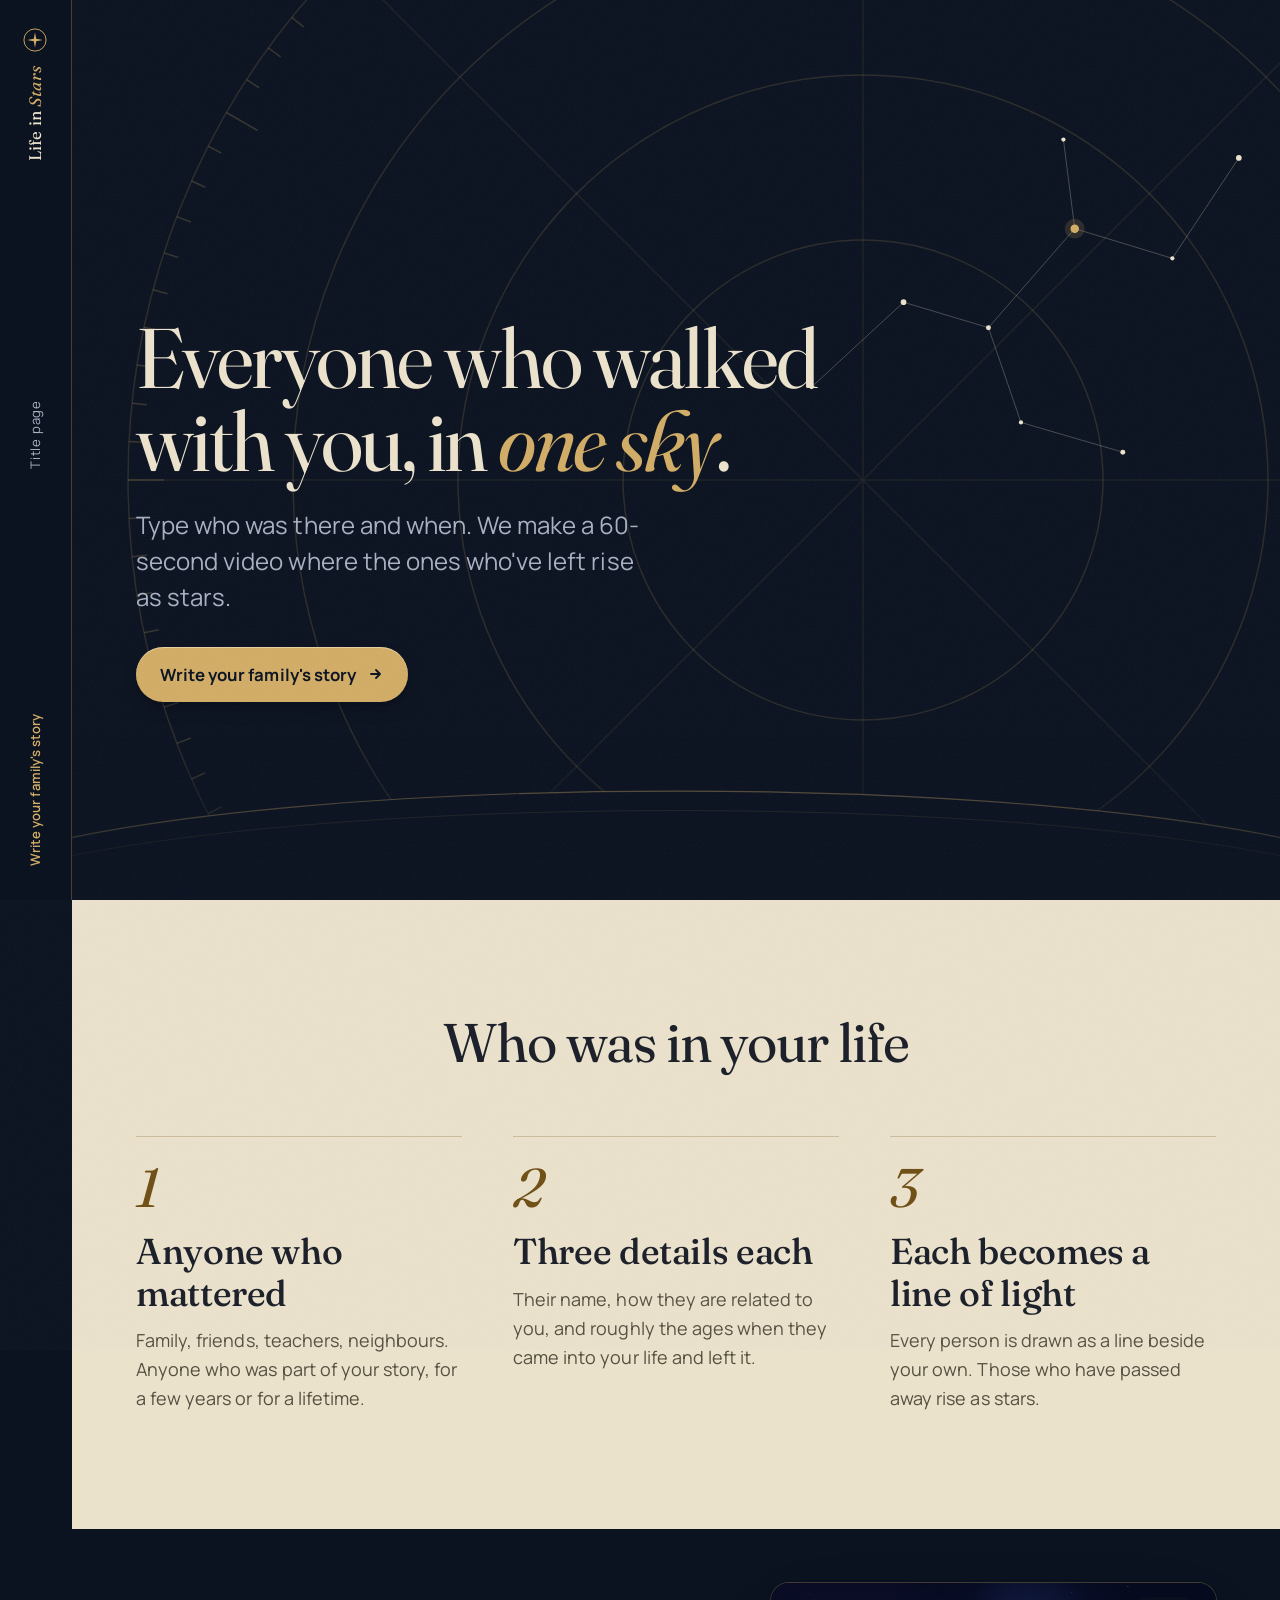
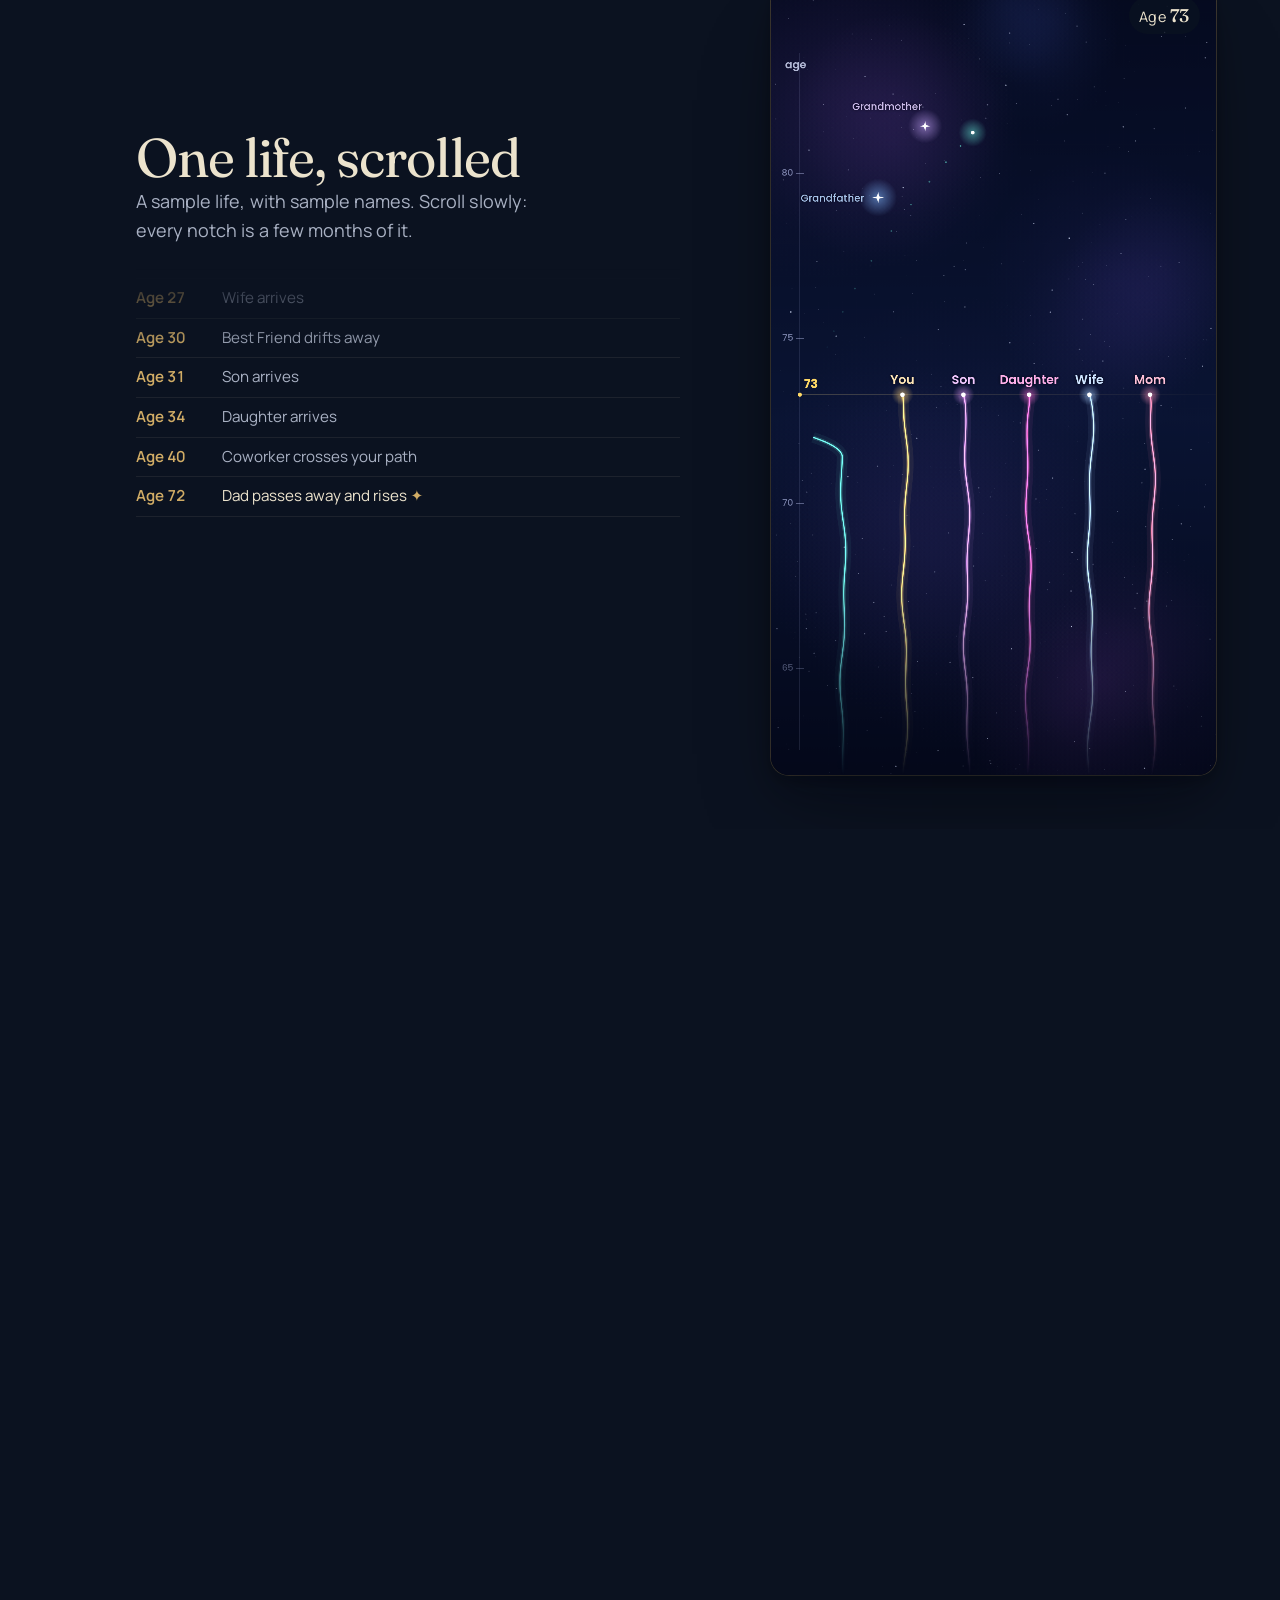
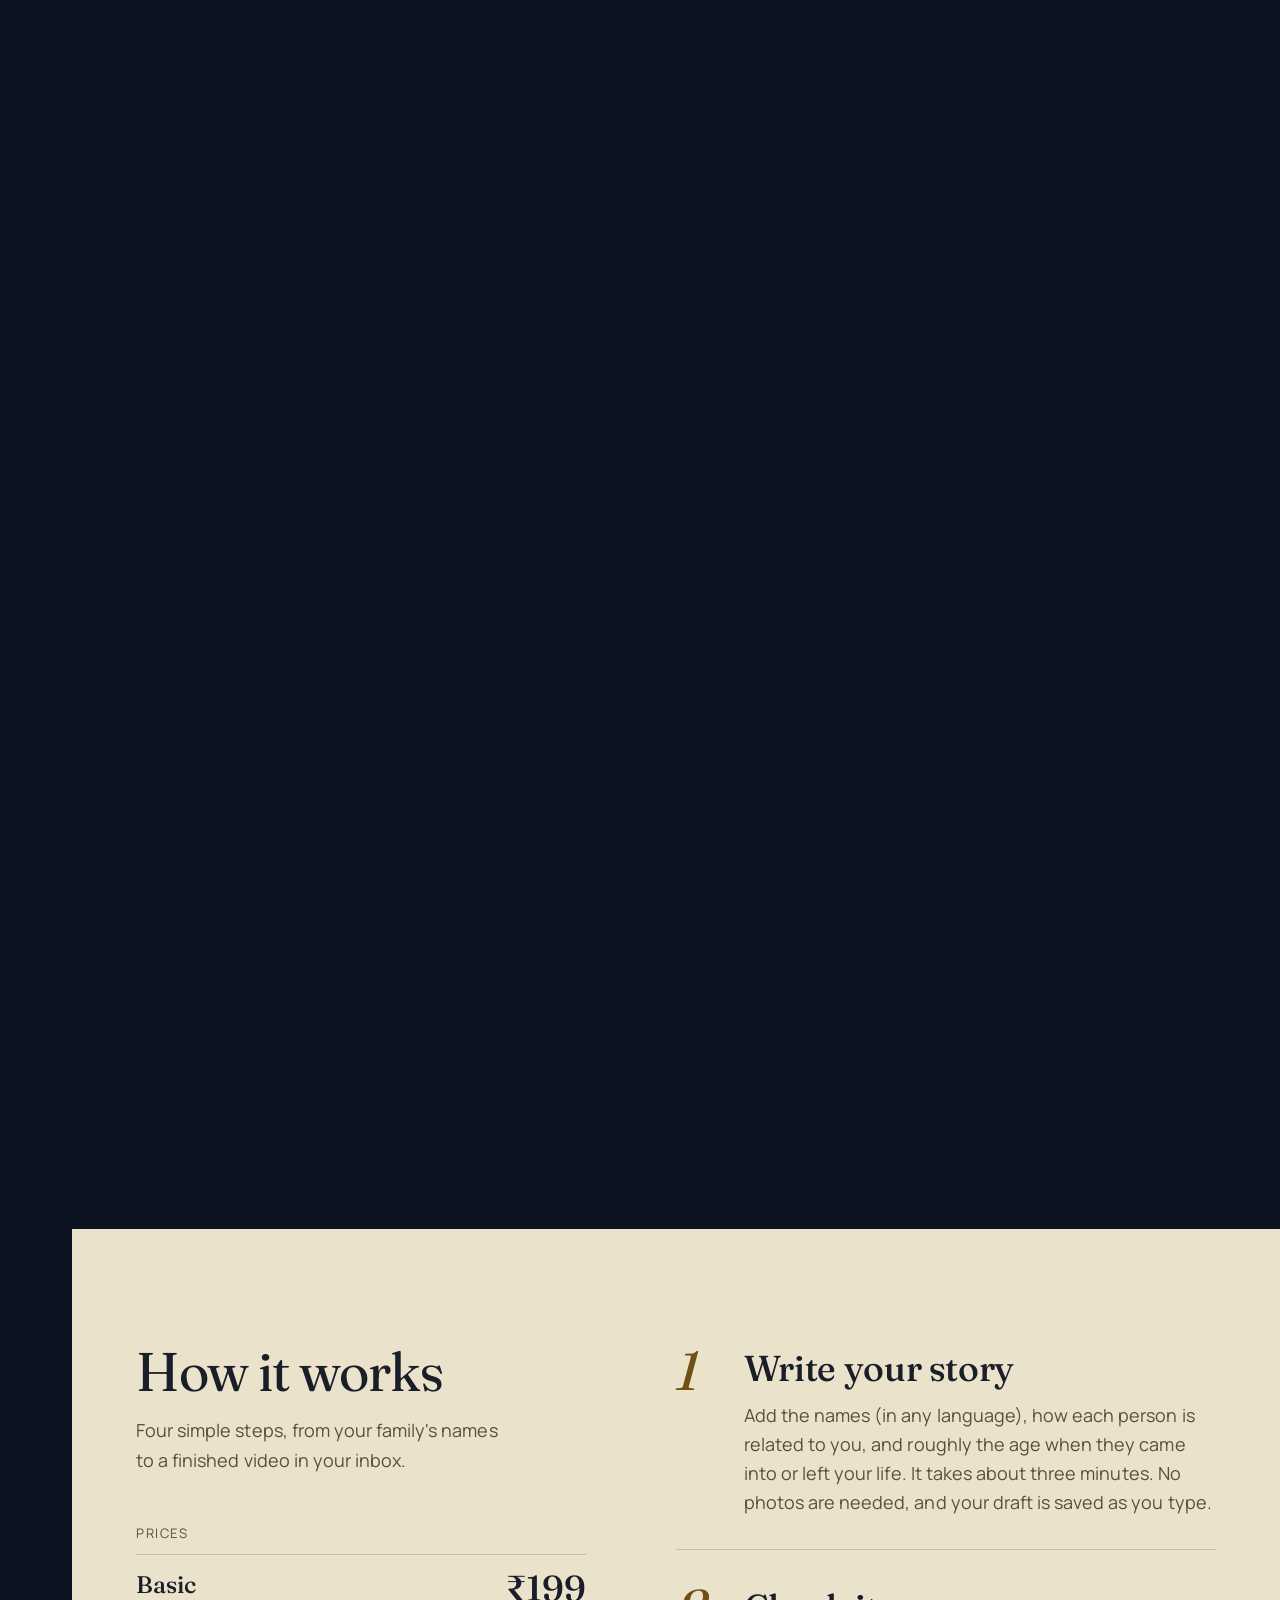
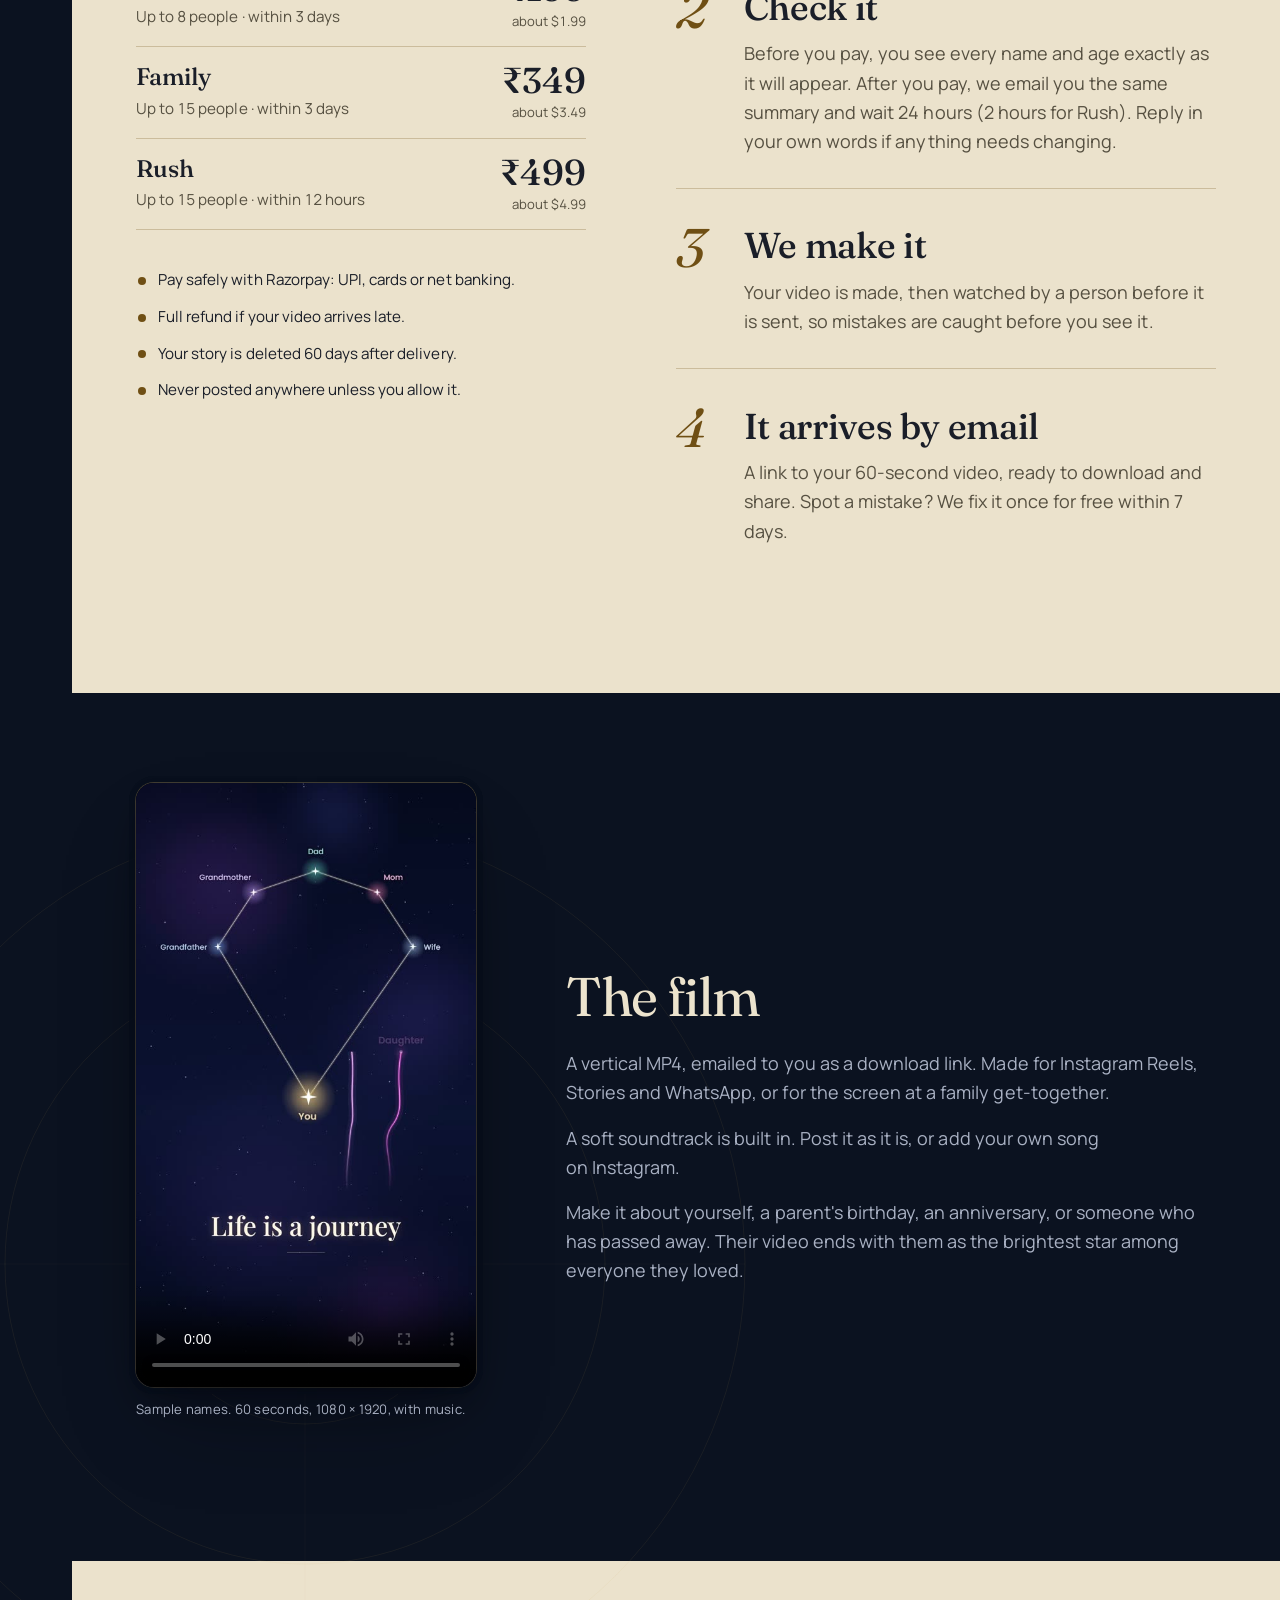
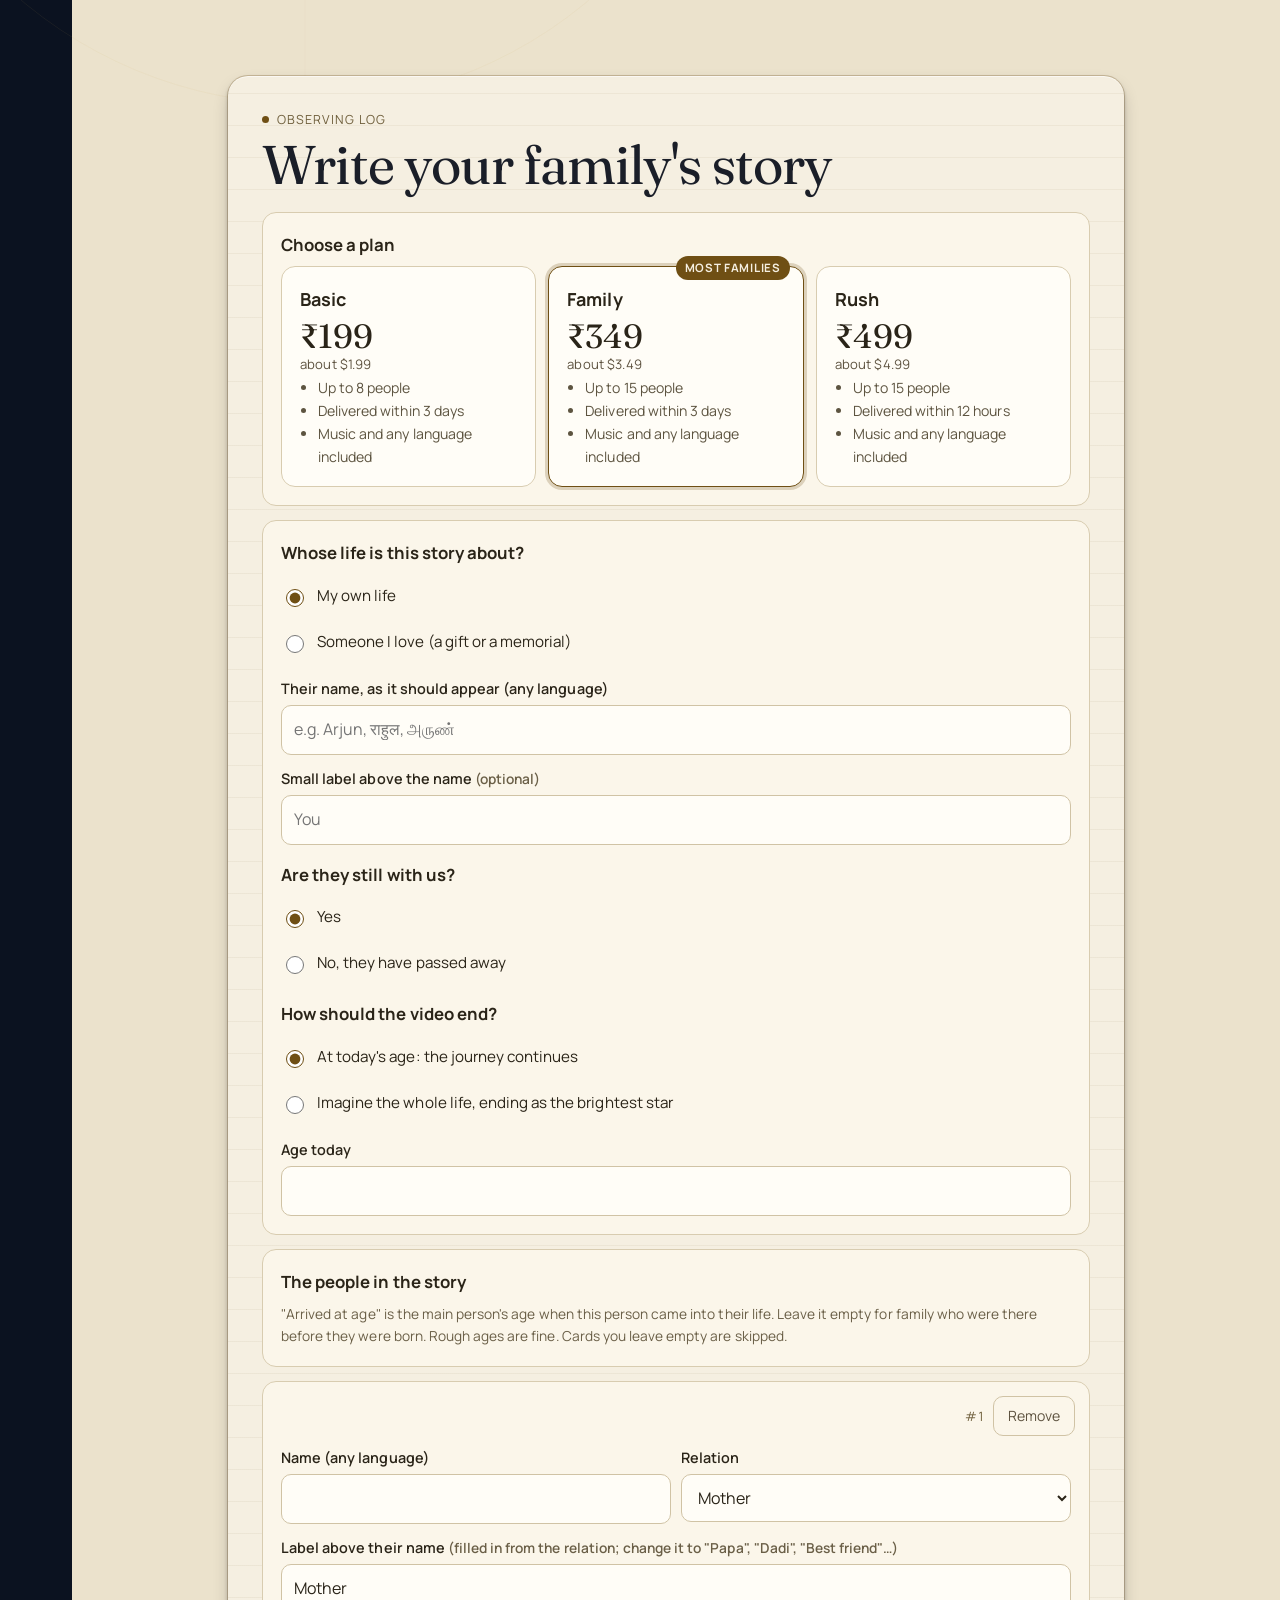
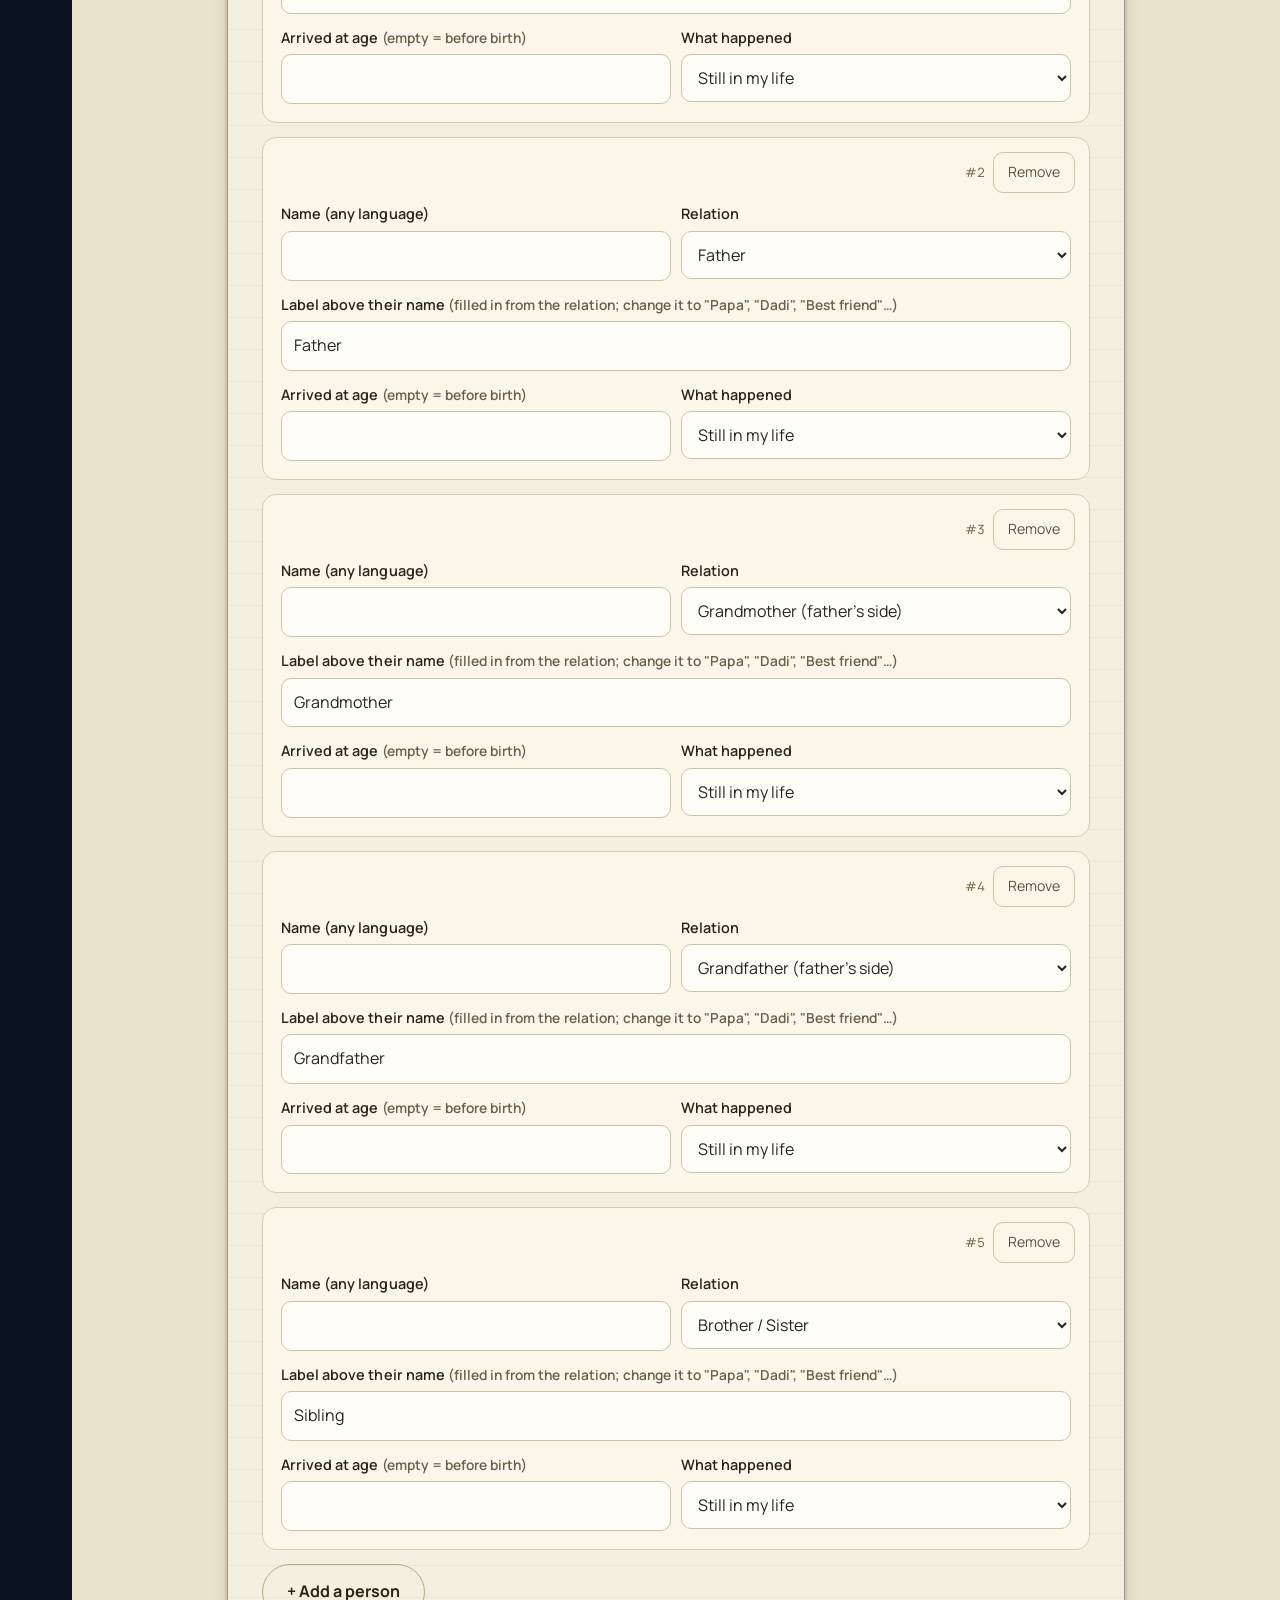
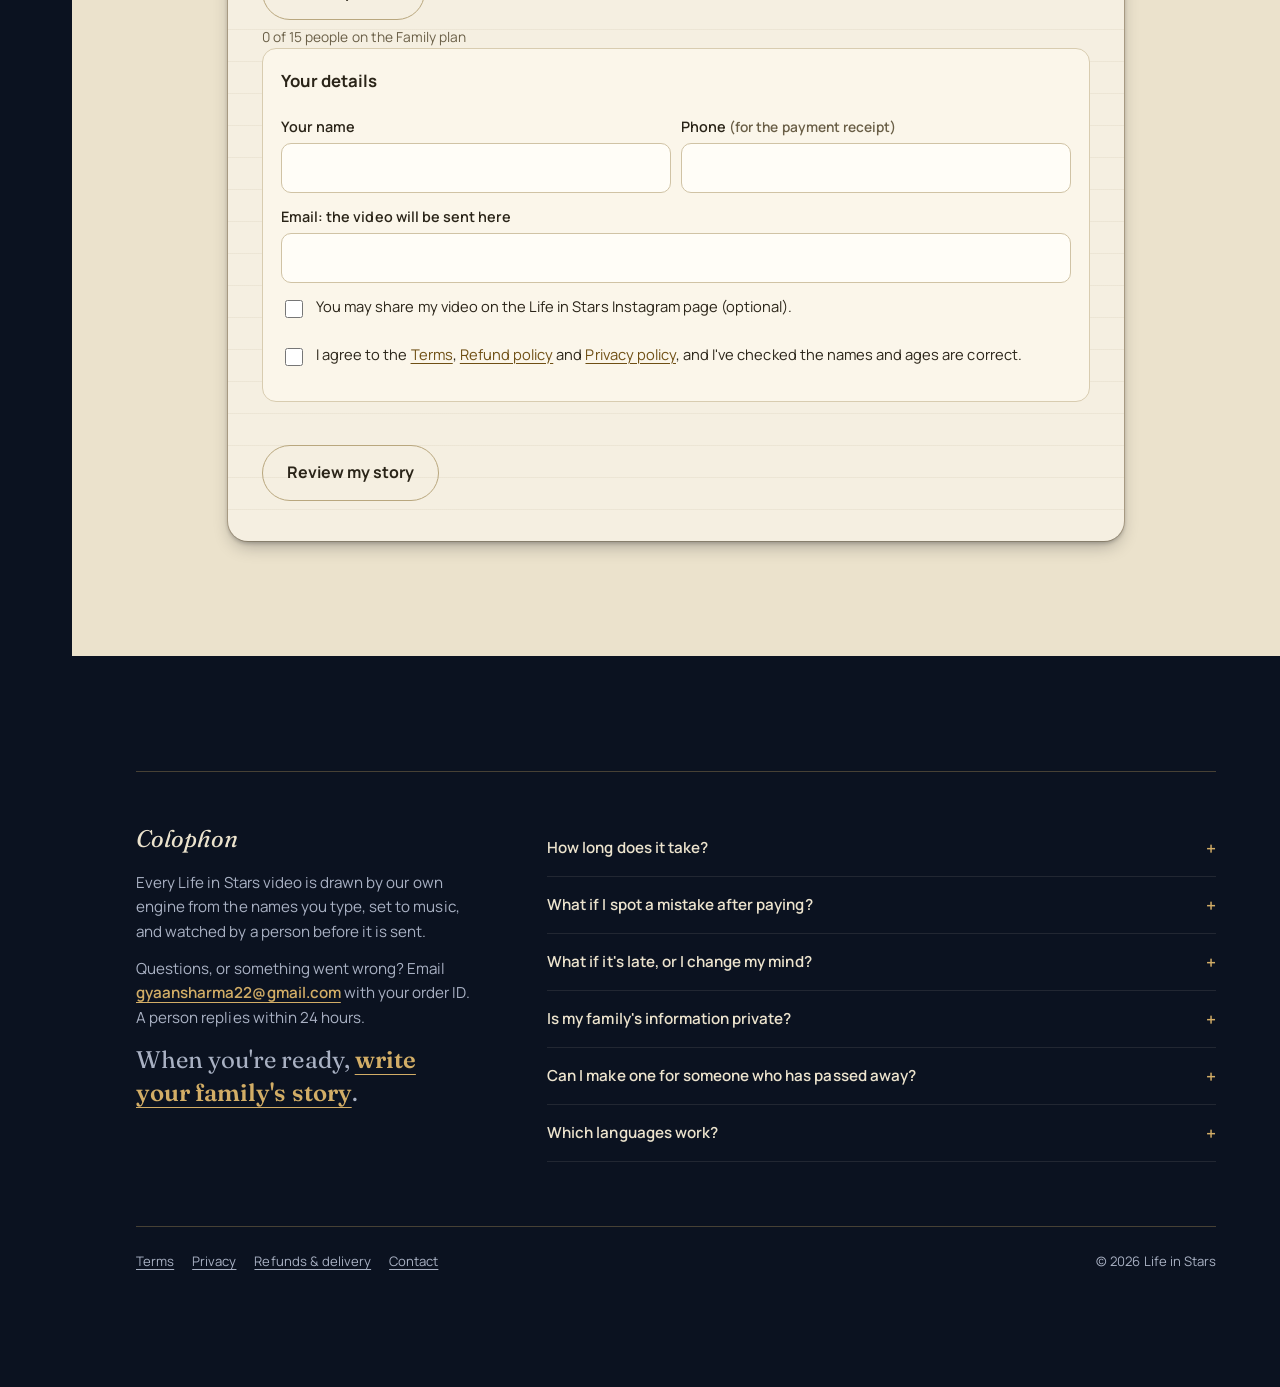
<file: index.html>
<!doctype html>
<html lang="en">
<head>
  <meta charset="utf-8" />
  <meta name="viewport" content="width=device-width, initial-scale=1, viewport-fit=cover" />
  <title>Life in Stars · Your family's life story as a 60-second video of stars</title>
  <meta name="description" content="Type who was there and when. Every person becomes a line of light; the ones who've left become stars that join into your family's constellation. A 60-second video, delivered by email." />
  <meta property="og:title" content="Life in Stars · Your family's life story as a sky of stars" />
  <meta property="og:description" content="A 60-second video of a whole life, made from just names and ages." />
  <meta property="og:image" content="https://stars.lohiyaanirudh.tech/sample.jpg" />
  <meta name="theme-color" content="#0b1220" />
  <link rel="icon" href="data:image/svg+xml,<svg xmlns='http://www.w3.org/2000/svg' viewBox='0 0 26 26'><rect width='26' height='26' rx='6' fill='%230b1220'/><path d='M13 4.5l1.3 7.2 7.2 1.3-7.2 1.3L13 21.5l-1.3-7.2L4.5 13l7.2-1.3z' fill='%23d2ad66'/></svg>" />
  <link rel="preconnect" href="https://fonts.googleapis.com" />
  <link rel="preconnect" href="https://fonts.gstatic.com" crossorigin />
  <link href="https://fonts.googleapis.com/css2?family=Fraunces:ital,opsz,wght@0,9..144,400;0,9..144,500;1,9..144,400&family=Manrope:wght@400;600;700&family=Poppins:wght@500;600;700&family=Playfair+Display:ital,wght@0,500;1,400&display=swap" rel="stylesheet" />
  <link rel="stylesheet" href="scrollcraft.css" />
  <link rel="stylesheet" href="chapters.css" />
</head>
<body>
  <div class="sc-grain" aria-hidden="true"></div>

  <!-- the folio: the bound margin of the log. Chapter, then age while a life is being scrolled. -->
  <aside class="folio" aria-label="Chapters">
    <div class="folio__mark">
      <svg width="24" height="24" viewBox="0 0 26 26" aria-hidden="true"><circle cx="13" cy="13" r="12" fill="none" stroke="#d2ad66" stroke-width="1"/><path d="M13 4.5l1.3 7.2 7.2 1.3-7.2 1.3L13 21.5l-1.3-7.2L4.5 13l7.2-1.3z" fill="#d2ad66"/></svg>
      <a href="#top">Life in <i>Stars</i></a>
    </div>
    <span class="folio__chapter" id="folioChapter" aria-live="off">Title page</span>
    <a class="folio__cta" href="#order">Write your family's story</a>
  </aside>

  <main id="top">

    <!-- TITLE PAGE · night · parallax planes: rings (far), constellation (mid), title (1x), dome rim (near) -->
    <section class="title ground-night" data-sc-act="flow" data-chapter="Title page" data-lean>
      <div class="title__plane title__plane--rings" data-sc-parallax="1.6" aria-hidden="true">
        <svg viewBox="0 0 1000 1000" fill="none" stroke="#d2ad66">
          <g stroke-opacity="0.16"><circle cx="500" cy="500" r="490"/><circle cx="500" cy="500" r="380"/><circle cx="500" cy="500" r="270"/><circle cx="500" cy="500" r="160"/></g>
          <g stroke-opacity="0.09"><path d="M500 10V990M10 500H990M154 154L846 846M846 154L154 846"/></g>
          <g stroke-opacity="0.22" id="ringTicks"></g>
        </svg>
      </div>
      <div class="title__plane title__plane--const" data-sc-parallax="0.7" aria-hidden="true">
        <svg viewBox="0 0 760 560" fill="none">
          <path d="M80 420L210 300L330 336L452 196L590 238L684 96M330 336L376 470L520 512M452 196L436 70" stroke="#ece3cd" stroke-opacity="0.32" stroke-width="1.2"/>
          <g fill="#ece3cd">
            <circle cx="80" cy="420" r="3"/><circle cx="210" cy="300" r="4"/><circle cx="330" cy="336" r="3.5"/><circle cx="452" cy="196" r="5"/>
            <circle cx="590" cy="238" r="3"/><circle cx="684" cy="96" r="4"/><circle cx="376" cy="470" r="3"/><circle cx="520" cy="512" r="3.5"/><circle cx="436" cy="70" r="3"/>
          </g>
          <circle cx="452" cy="196" r="14" fill="#d2ad66" fill-opacity="0.16"/>
          <circle cx="452" cy="196" r="6" fill="#d2ad66"/>
        </svg>
      </div>
      <div class="title__copy">
        <a class="wordmark" href="#top" aria-label="Life in Stars">
          <svg width="26" height="26" viewBox="0 0 26 26" aria-hidden="true"><circle cx="13" cy="13" r="12" fill="none" stroke="#d2ad66" stroke-width="1"/><path d="M13 4.5l1.3 7.2 7.2 1.3-7.2 1.3L13 21.5l-1.3-7.2L4.5 13l7.2-1.3z" fill="#d2ad66"/></svg>
          <span>Life in <i>Stars</i></span>
        </a>
        <div class="title__body">
          <h1>Everyone who walked with you, in <em>one sky</em>.</h1>
          <p class="title__sub">Type who was there and when. We make a 60-second video where the ones who've left rise as stars.</p>
          <a class="cta-line" href="#order">Write your family's story
            <svg width="16" height="16" viewBox="0 0 16 16" aria-hidden="true"><path d="M3 8h9m-4-4 4 4-4 4" fill="none" stroke="currentColor" stroke-width="1.8" stroke-linecap="round" stroke-linejoin="round"/></svg></a>
        </div>
      </div>
      <div class="title__plane title__plane--rim" data-sc-parallax="-0.9" aria-hidden="true">
        <svg viewBox="0 0 1200 140" preserveAspectRatio="none">
          <path d="M0 140V96C260 22 940 22 1200 96V140Z" fill="#0b1220"/>
          <path d="M0 96C260 22 940 22 1200 96" fill="none" stroke="#d2ad66" stroke-opacity="0.55" stroke-width="1.2" vector-effect="non-scaling-stroke"/>
          <path d="M0 112C260 40 940 40 1200 112" fill="none" stroke="#d2ad66" stroke-opacity="0.2" stroke-width="1" vector-effect="non-scaling-stroke"/>
        </svg>
      </div>
      <div class="title__floor" aria-hidden="true"></div>
    </section>

    <!-- I · WHO WAS IN YOUR LIFE · paper · flow + in -->
    <section class="ground-paper ch-pad" data-chapter="Who was in your life">
      <div class="sc-wrap who">
        <h2 class="ch-title who__title">Who was in your life</h2>
        <ol class="who__points" data-sc-in data-sc-stagger="90">
          <li><span class="who__n">1</span><h3>Anyone who mattered</h3><p>Family, friends, teachers, neighbours. Anyone who was part of your story, for a few years or for a lifetime.</p></li>
          <li><span class="who__n">2</span><h3>Three details each</h3><p>Their name, how they are related to you, and roughly the ages when they came into your life and left it.</p></li>
          <li><span class="who__n">3</span><h3>Each becomes a line of light</h3><p>Every person is drawn as a line beside your own. Those who have passed away rise as stars.</p></li>
        </ol>
      </div>
    </section>

    <!-- II · ONE LIFE, SCROLLED · night · pin, the peak and the signature move -->
    <section id="life" class="ground-night" data-sc-act="pin" data-sc-span="5" data-chapter="One life">
      <div data-sc-stage class="life__stage" data-sc-verify-state="">
        <div class="life__band" aria-hidden="true"></div>
        <div class="life__text">
          <div class="life__head">
            <h2 class="ch-title">One life, scrolled</h2>
            <p class="life__intro">A sample life, with sample names. Scroll slowly: every notch is a few months of it.</p>
          </div>
          <ol class="life__log" id="lifeLog" aria-label="Observing log of the sample life"></ol>
          <p class="life__end" data-sc-cue="0.8 1 0.05 0.03">Everyone who left is still up there.</p>
        </div>
        <figure class="life__sky">
          <canvas id="sky" width="1080" height="1920" role="img" aria-label="The sample life drawn as lines of light on a night sky, ending in a constellation"></canvas>
          <figcaption class="life__age" aria-hidden="true">Age <b id="lifeAge">0</b></figcaption>
        </figure>
      </div>
    </section>

    <!-- III · HOW IT'S MADE · paper · reveal at the chapter boundary -->
    <section class="ground-paper" data-sc-act="flow" data-chapter="How it works">
      <div class="ch-pad" data-sc-reveal="up" data-sc-reveal-at="0 0.22">
        <div class="sc-wrap made">
          <div class="made__aside">
            <h2 class="ch-title">How it works</h2>
            <p class="made__lede">Four simple steps, from your family's names to a finished video in your inbox.</p>
            <div class="tiers" role="list" aria-label="Prices">
              <p class="tiers__cap">Prices</p>
              <div class="tiers__row" role="listitem"><b class="tiers__name">Basic</b><span class="tiers__info">Up to 8 people · within 3 days</span><span class="tiers__price"><b>₹199</b><small>about $1.99</small></span></div>
              <div class="tiers__row" role="listitem"><b class="tiers__name">Family</b><span class="tiers__info">Up to 15 people · within 3 days</span><span class="tiers__price"><b>₹349</b><small>about $3.49</small></span></div>
              <div class="tiers__row" role="listitem"><b class="tiers__name">Rush</b><span class="tiers__info">Up to 15 people · within 12 hours</span><span class="tiers__price"><b>₹499</b><small>about $4.99</small></span></div>
            </div>
            <ul class="facts">
              <li>Pay safely with Razorpay: UPI, cards or net banking.</li>
              <li>Full refund if your video arrives late.</li>
              <li>Your story is deleted 60 days after delivery.</li>
              <li>Never posted anywhere unless you allow it.</li>
            </ul>
          </div>
          <ol class="made__steps" data-sc-in data-sc-stagger="80">
            <li class="made__step"><span class="made__n">1</span><div><h3>Write your story</h3><p>Add the names (in any language), how each person is related to you, and roughly the age when they came into or left your life. It takes about three minutes. No photos are needed, and your draft is saved as you type.</p></div></li>
            <li class="made__step"><span class="made__n">2</span><div><h3>Check it</h3><p>Before you pay, you see every name and age exactly as it will appear. After you pay, we email you the same summary and wait 24 hours (2 hours for Rush). Reply in your own words if anything needs changing.</p></div></li>
            <li class="made__step"><span class="made__n">3</span><div><h3>We make it</h3><p>Your video is made, then watched by a person before it is sent, so mistakes are caught before you see it.</p></div></li>
            <li class="made__step"><span class="made__n">4</span><div><h3>It arrives by email</h3><p>A link to your 60-second video, ready to download and share. Spot a mistake? We fix it once for free within 7 days.</p></div></li>
          </ol>
        </div>
      </div>
    </section>

    <!-- IV · THE FILM · night · parallax inside the media column -->
    <section class="ground-night ch-pad" data-sc-act="flow" data-chapter="The film">
      <div class="sc-wrap film">
        <div class="film__chart" data-sc-parallax="1.4" aria-hidden="true">
          <svg viewBox="0 0 900 900" fill="none" stroke="#d2ad66"><g stroke-opacity="0.14"><circle cx="450" cy="450" r="440"/><circle cx="450" cy="450" r="300"/><circle cx="450" cy="450" r="160"/></g><path d="M450 10V890M10 450H890" stroke-opacity="0.08"/></svg>
        </div>
        <figure class="film__media" data-sc-parallax="-0.5">
          <div class="film__frame">
            <video src="sample.mp4" poster="sample.jpg" controls playsinline preload="metadata" aria-label="Sample Life in Stars video, 60 seconds, with music"></video>
          </div>
          <figcaption>Sample names. 60 seconds, 1080 × 1920, with music.</figcaption>
        </figure>
        <div class="film__text prose" data-sc-in data-sc-stagger="70">
          <h2 class="ch-title">The film</h2>
          <p>A vertical MP4, emailed to you as a download link. Made for Instagram Reels, Stories and WhatsApp, or for the screen at a family get-together.</p>
          <p>A soft soundtrack is built in. Post it as it is, or add your own song on Instagram.</p>
          <p>Make it about yourself, a parent's birthday, an anniversary, or someone who has passed away. Their video ends with them as the brightest star among everyone they loved.</p>
        </div>
      </div>
    </section>

    <!-- V · YOUR FAMILY'S LOG · paper · flow (the order form, unchanged in behaviour) -->
    <section class="ground-paper ch-pad" id="order" data-chapter="Your family's log">
      <div class="sc-wrap order-wrap">
        <form class="log" id="orderForm" novalidate>
          <div class="logno"><span><span class="dot"></span>Observing log</span><span class="saved" id="savedNote" aria-live="polite"></span></div>
          <h2>Write your family's story</h2>
          <div id="restoreBar" class="restore hidden"><span>We kept what you typed last time.</span><button type="button" class="icon-btn" id="startOver">Start over</button></div>

          <div class="card">
            <h3>Choose a plan</h3>
            <div class="plans" id="plans"></div>
          </div>

          <div class="card">
            <h3>Whose life is this story about?</h3>
            <label class="radio"><input type="radio" name="whose" value="me" checked /> My own life</label>
            <label class="radio"><input type="radio" name="whose" value="other" /> Someone I love (a gift or a memorial)</label>

            <label class="f" for="mainName">Their name, as it should appear (any language)</label>
            <input id="mainName" type="text" maxlength="40" autocomplete="off" placeholder="e.g. Arjun, राहुल, அருண்" />
            <label class="f" for="mainRole">Small label above the name <span class="hint">(optional)</span></label>
            <input id="mainRole" type="text" maxlength="30" placeholder="You" />

            <h3 style="margin-top:16px">Are they still with us?</h3>
            <label class="radio"><input type="radio" name="alive" value="yes" checked /> Yes</label>
            <label class="radio"><input type="radio" name="alive" value="no" /> No, they have passed away</label>

            <div id="aliveBox">
              <h3 style="margin-top:14px">How should the video end?</h3>
              <label class="radio"><input type="radio" name="ending" value="continues" checked /> At today's age: the journey continues</label>
              <label class="radio"><input type="radio" name="ending" value="star" /> Imagine the whole life, ending as the brightest star</label>
              <div id="nowBox">
                <label class="f" for="ageNow">Age today</label>
                <input id="ageNow" type="number" min="1" max="110" inputmode="numeric" />
              </div>
              <div id="imagineBox" class="hidden">
                <label class="f" for="imagineAge">Imagined final age</label>
                <input id="imagineAge" type="number" min="1" max="110" value="85" inputmode="numeric" />
              </div>
            </div>
            <div id="passedBox" class="hidden">
              <label class="f" for="agePassed">Age when they passed away</label>
              <input id="agePassed" type="number" min="1" max="110" inputmode="numeric" />
            </div>
          </div>

          <div class="card">
            <h3>The people in the story</h3>
            <p class="hint">"Arrived at age" is the main person's age when this person came into their life. Leave it empty for family who were there before they were born. Rough ages are fine. Cards you leave empty are skipped.</p>
          </div>
          <div id="people"></div>
          <div class="actions"><button type="button" class="btn ghost" id="addPerson">+ Add a person</button></div>
          <p class="hint" id="peopleCount"></p>

          <div class="card">
            <h3>Your details</h3>
            <div class="row">
              <div><label class="f" for="buyerName">Your name</label><input id="buyerName" type="text" maxlength="60" autocomplete="name" /></div>
              <div><label class="f" for="buyerPhone">Phone <span class="hint">(for the payment receipt)</span></label><input id="buyerPhone" type="tel" maxlength="15" autocomplete="tel" inputmode="tel" /></div>
            </div>
            <label class="f" for="buyerEmail">Email: the video will be sent here</label>
            <input id="buyerEmail" type="email" maxlength="120" autocomplete="email" />
            <label class="check"><input type="checkbox" id="consentPost" /> You may share my video on the Life in Stars Instagram page (optional).</label>
            <label class="check"><input type="checkbox" id="agree" /> <span>I agree to the <a href="terms.html" target="_blank">Terms</a>, <a href="refund.html" target="_blank">Refund policy</a> and <a href="privacy.html" target="_blank">Privacy policy</a>, and I've checked the names and ages are correct.</span></label>
          </div>

          <div class="card summary hidden" id="summary"></div>
          <div id="turnstile" class="turnstile"></div>
          <p class="err" id="err" role="alert"></p>
          <div class="actions">
            <button type="button" class="btn ghost" id="reviewBtn">Review my story</button>
            <button type="submit" class="btn ink hidden" id="payBtn">Pay &amp; place order</button>
          </div>
        </form>
      </div>
    </section>

  </main>

  <!-- COLOPHON · night · the plate wipes up and holds -->
  <div class="colophon-wrap ground-night">
    <section class="colophon ch-pad" data-sc-act="flow" data-chapter="Colophon">
      <div class="sc-wrap" data-sc-reveal="up" data-sc-reveal-at="0 0.24">
        <div class="colophon__plate">
          <div>
            <h2>Colophon</h2>
            <p>Every Life in Stars video is drawn by our own engine from the names you type, set to music, and watched by a person before it is sent.</p>
            <p>Questions, or something went wrong? Email <a class="textlink" href="mailto:gyaansharma22@gmail.com">gyaansharma22@gmail.com</a> with your order ID. A person replies within 24 hours.</p>
            <p class="colophon__ask">When you're ready, <a class="textlink" href="#order">write your family's story</a>.</p>
          </div>
          <div class="notes">
            <details><summary>How long does it take?</summary><p>Basic and Family plans are delivered within 3 days, Rush within 12 hours. Right after you pay, we email you your story and hold the order for 24 hours (2 hours for Rush) so you can reply with any changes. Then the video is made and checked by a person before it's emailed to you.</p></details>
            <details><summary>What if I spot a mistake after paying?</summary><p>Reply to the order email within 24 hours (2 hours for Rush) and tell us what to fix in your own words. If we don't hear from you by then, we go ahead with the details exactly as you entered them. If the video has already been sent, we'll remake it once for free within 7 days.</p></details>
            <details><summary>What if it's late, or I change my mind?</summary><p>If your video arrives later than promised, you get a full refund. You can also cancel for a full refund any time before it's delivered. See the <a href="refund.html">refund policy</a>.</p></details>
            <details><summary>Is my family's information private?</summary><p>Your story is used only to make your video. It's deleted 60 days after delivery, and we never post your video unless you tick the box allowing it. Payments are handled by Razorpay; we never see your card or UPI details. See the <a href="privacy.html">privacy policy</a>.</p></details>
            <details><summary>Can I make one for someone who has passed away?</summary><p>Yes. Choose "Someone I love", then "No, they have passed away". Their video ends with them becoming the brightest star among everyone they loved.</p></details>
            <details><summary>Which languages work?</summary><p>Any. Type names exactly as you'd say them: Hindi, Tamil, Bengali, Urdu, Punjabi, English and more.</p></details>
          </div>
        </div>
        <div class="colophon__last">
          <nav aria-label="Policies"><a href="terms.html">Terms</a><a href="privacy.html">Privacy</a><a href="refund.html">Refunds &amp; delivery</a><a href="contact.html">Contact</a></nav>
          <p style="margin:0">© <span id="yr"></span> Life in Stars</p>
        </div>
      </div>
    </section>
  </div>

  <template id="personTpl">
    <div class="card person">
      <div class="num"><span class="idx"></span><button type="button" class="icon-btn rm" aria-label="Remove person">Remove</button></div>
      <div class="row">
        <div><label class="f">Name (any language)</label><input type="text" class="p-name" maxlength="40" autocomplete="off" aria-label="Person's name" /></div>
        <div><label class="f">Relation</label>
          <select class="p-rel" aria-label="Relation">
            <option value="mother">Mother</option><option value="father">Father</option>
            <option value="grandmother">Grandmother (father's side)</option><option value="grandfather">Grandfather (father's side)</option>
            <option value="grandmother-m">Grandmother (mother's side)</option><option value="grandfather-m">Grandfather (mother's side)</option>
            <option value="sibling">Brother / Sister</option><option value="partner">Husband / Wife / Partner</option>
            <option value="child">Son / Daughter</option><option value="friend" selected>Friend</option><option value="other">Other</option>
          </select></div>
      </div>
      <label class="f">Label above their name <span class="hint">(filled in from the relation; change it to "Papa", "Dadi", "Best friend"…)</span></label>
      <input type="text" class="p-role" maxlength="30" aria-label="Label above their name" />
      <div class="row">
        <div><label class="f">Arrived at age <span class="hint">(empty = before birth)</span></label><input type="number" class="p-from" min="0" max="110" inputmode="numeric" aria-label="Arrived at age" /></div>
        <div><label class="f">What happened</label>
          <select class="p-fate" aria-label="What happened">
            <option value="stays">Still in my life</option><option value="passes">Crossed my path briefly</option>
            <option value="leaves">We drifted apart / they moved away</option><option value="dies">Passed away (becomes a star)</option>
          </select></div>
      </div>
      <div class="to-box hidden"><label class="f to-label">At age</label><input type="number" class="p-to" min="0" max="110" inputmode="numeric" aria-label="Age" /></div>
    </div>
  </template>

  <!-- the real video engine, drawing a sample life into #sky (same files the render server uses) -->
  <script src="life/cast.js"></script>
  <script src="life/layout.js"></script>
  <script src="life/constellation.js"></script>
  <script src="scrollcraft.js"></script>
  <script src="life.js"></script>
  <script>
    // ---- settings ----
    const ORDER_URL = "https://n8n.snbajaj.com/webhook/lifeinstars-order";
    const DRAFT_KEY = "lifeinstars-draft-v1";
    // Cloudflare Turnstile (bot check). Empty = off. The site key is public; the secret lives only in n8n.
    const TURNSTILE_SITE_KEY = "";
    // default label above each person's name, from the relation (the customer can change it)
    const LABELS = { mother: "Mother", father: "Father", grandmother: "Grandmother", grandfather: "Grandfather", "grandmother-m": "Grandmother",
      "grandfather-m": "Grandfather", sibling: "Sibling", partner: "Partner", child: "Child", friend: "Friend", other: "" };
    const PLANS = [
      { id: "basic", usd: "1.99", name: "Basic", price: 199, people: 8, eta: "Delivered within 3 days" },
      { id: "family", usd: "3.49", name: "Family", price: 349, people: 15, eta: "Delivered within 3 days", tag: "Most families" },
      { id: "rush", usd: "4.99", name: "Rush", price: 499, people: 15, eta: "Delivered within 12 hours" },
    ];

    const $ = (s, r = document) => r.querySelector(s);
    const $$ = (s, r = document) => [...r.querySelectorAll(s)];
    $("#yr").textContent = new Date().getFullYear();

    // plans
    $("#plans").innerHTML = PLANS.map((p) => `
      <label class="plan"><input type="radio" name="plan" value="${p.id}" ${p.id === "family" ? "checked" : ""} />
        <span class="box">${p.tag ? `<span class="tag">${p.tag}</span>` : ""}<span class="name">${p.name}</span><div class="price">₹${p.price}<small>about $${p.usd}</small></div>
        <ul><li>Up to ${p.people} people</li><li>${p.eta}</li><li>Music and any language included</li></ul></span></label>`).join("");
    const plan = () => PLANS.find((p) => p.id === $("input[name=plan]:checked").value);

    // main person
    function syncMain() {
      const alive = $("input[name=alive]:checked").value === "yes";
      $("#aliveBox").classList.toggle("hidden", !alive);
      $("#passedBox").classList.toggle("hidden", alive);
      const imagine = $("input[name=ending]:checked").value === "star";
      $("#imagineBox").classList.toggle("hidden", !imagine);
      $("#nowBox").classList.toggle("hidden", imagine);
      const mine = $("input[name=whose]:checked").value === "me";
      $("#mainRole").placeholder = mine ? "You" : "e.g. Papa, Dadi, Our Mom";
    }
    $$("input[name=alive], input[name=ending], input[name=whose]").forEach((el) => el.addEventListener("change", syncMain));

    // people
    function addPerson(pre = {}) {
      const node = $("#personTpl").content.firstElementChild.cloneNode(true);
      const fate = $(".p-fate", node), toBox = $(".to-box", node);
      const syncFate = () => {
        toBox.classList.toggle("hidden", !["leaves", "dies"].includes(fate.value));
        $(".to-label", node).textContent = fate.value === "dies" ? "Passed away at age" : "Drifted apart / moved away at age";
        $(".p-from", node).placeholder = fate.value === "passes" ? "required" : "";
      };
      fate.addEventListener("change", syncFate);
      // the label follows the relation until the customer types their own
      const rel = $(".p-rel", node), role = $(".p-role", node);
      rel.addEventListener("change", () => {
        if (!role.value.trim() || role.value === role.dataset.auto) role.value = role.dataset.auto = LABELS[rel.value] || "";
      });
      $(".rm", node).addEventListener("click", () => { node.remove(); renumber(); saveDraft(); });
      if (pre.rel) $(".p-rel", node).value = pre.rel;
      if (pre.fate) fate.value = pre.fate;
      if (pre.name != null) $(".p-name", node).value = pre.name;
      role.value = pre.role != null ? pre.role : LABELS[rel.value] || "";
      if (role.value === LABELS[rel.value]) role.dataset.auto = role.value;
      if (pre.from != null) $(".p-from", node).value = pre.from;
      if (pre.to != null) $(".p-to", node).value = pre.to;
      syncFate();
      $("#people").appendChild(node);
      renumber();
    }
    function renumber() {
      const cards = $$("#people .person");
      cards.forEach((c, i) => ($(".idx", c).textContent = "#" + (i + 1)));
      countPeople();
      $("#summary").classList.add("hidden"); $("#payBtn").classList.add("hidden");
    }
    // a card counts once it has a name or an age; untouched cards are skipped
    const filled = (c) => [".p-name", ".p-from", ".p-to"].some((k) => $(k, c).value.trim() !== "");
    function countPeople() {
      const n = $$("#people .person").filter(filled).length;
      $("#peopleCount").textContent = `${n} of ${plan().people} people on the ${plan().name} plan`;
    }
    $("#addPerson").addEventListener("click", () => { addPerson(); saveDraft(); });
    $$("input[name=plan]").forEach((el) => el.addEventListener("change", renumber));

    // ---- no lost work: everything typed is kept in this browser until payment ----
    const FIELDS = ["mainName", "mainRole", "ageNow", "imagineAge", "agePassed", "buyerName", "buyerPhone", "buyerEmail"];
    const RADIOS = ["plan", "whose", "alive", "ending"];
    let saveTimer = null;
    function saveDraft() {
      clearTimeout(saveTimer);
      saveTimer = setTimeout(() => {
        const d = { v: 1, at: Date.now(), consentPost: $("#consentPost").checked, fields: {}, radios: {} };
        FIELDS.forEach((id) => (d.fields[id] = $("#" + id).value));
        RADIOS.forEach((n) => (d.radios[n] = $(`input[name=${n}]:checked`).value));
        d.people = $$("#people .person").map((c) => ({ name: $(".p-name", c).value, rel: $(".p-rel", c).value, role: $(".p-role", c).value,
          from: $(".p-from", c).value, fate: $(".p-fate", c).value, to: $(".p-to", c).value }));
        try { localStorage.setItem(DRAFT_KEY, JSON.stringify(d)); $("#savedNote").textContent = "Saved on this device"; } catch { /* private mode: form still works */ }
      }, 300);
    }
    function loadDraft() {
      try { const d = JSON.parse(localStorage.getItem(DRAFT_KEY) || "null"); return d && d.v === 1 ? d : null; } catch { return null; }
    }
    function restore(d) {
      FIELDS.forEach((id) => { if (d.fields && d.fields[id] != null) $("#" + id).value = d.fields[id]; });
      RADIOS.forEach((n) => { const el = d.radios && $(`input[name=${n}][value="${d.radios[n]}"]`); if (el) el.checked = true; });
      $("#consentPost").checked = !!d.consentPost;
      (d.people && d.people.length ? d.people : []).forEach((p) => addPerson({ ...p, from: p.from === "" ? null : p.from, to: p.to === "" ? null : p.to }));
    }
    const draft = loadDraft();
    if (draft) { restore(draft); $("#restoreBar").classList.remove("hidden"); }
    if (!$$("#people .person").length) ["mother", "father", "grandmother", "grandfather", "sibling"].forEach((rel) => addPerson({ rel }));
    syncMain(); renumber();
    $("#startOver").addEventListener("click", () => {
      try { localStorage.removeItem(DRAFT_KEY); } catch {}
      location.hash = "order"; location.reload();
    });

    // collect + validate (n8n validates again; this is for quick feedback)
    const num = (v) => (v === "" || v == null ? null : Number(v));
    function collect() {
      const errs = [];
      const alive = $("input[name=alive]:checked").value === "yes";
      const ending = alive ? $("input[name=ending]:checked").value : "star";
      const finalAge = alive ? num(ending === "star" ? $("#imagineAge").value : $("#ageNow").value) : num($("#agePassed").value);
      const main = $("#mainName").value.trim();
      if (!main) errs.push("Add the main person's name.");
      if (!(finalAge >= 1 && finalAge <= 110)) errs.push("Add their age (1–110).");
      const cards = $$("#people .person");
      const people = cards.filter(filled).map((c) => {
        const i = cards.indexOf(c);
        const rel = $(".p-rel", c).value;
        const p = { name: $(".p-name", c).value.trim(), relation: rel.replace("-m", ""), fate: $(".p-fate", c).value,
          from: num($(".p-from", c).value), role: $(".p-role", c).value.trim() };
        if (rel.endsWith("-m")) p.side = "mother";
        if (["leaves", "dies"].includes(p.fate)) p.to = num($(".p-to", c).value);
        const who = p.name || `Person #${i + 1}`;
        if (!p.name) errs.push(`Person #${i + 1} needs a name.`);
        if (p.fate === "passes" && p.from == null) errs.push(`${who}: add the age they passed through.`);
        if (p.fate === "passes" && p.from != null && p.from > finalAge - 1) errs.push(`${who}: a brief appearance must be at least 1 year before the story ends (age ${finalAge - 1} or earlier).`);
        if (p.from != null && (p.from < 0 || p.from > finalAge)) errs.push(`${who}: arrival age must be between 0 and ${finalAge}.`);
        if (p.to !== undefined) {
          if (p.to == null || p.to < 0 || p.to > finalAge) errs.push(`${who}: the age they ${p.fate === "dies" ? "passed away" : "moved away"} must be between 0 and ${finalAge}.`);
          else if (p.from != null && p.to <= p.from) errs.push(`${who}: they can't leave before they arrive.`);
        }
        if (!p.role) delete p.role;
        return p;
      });
      if (!people.length) errs.push("Add at least one person.");
      if (people.length > plan().people) errs.push(`The ${plan().name} plan allows up to ${plan().people} people. Choose Family or remove someone.`);
      const email = $("#buyerEmail").value.trim();
      if (!/^[^\s@]+@[^\s@]+\.[^\s@]+$/.test(email)) errs.push("Add a valid email for delivery.");
      if (!$("#buyerName").value.trim()) errs.push("Add your name.");
      if (!$("#agree").checked) errs.push("Please accept the terms.");
      const order = {
        plan: plan().id,
        story: { ending, me: { name: main, role: $("#mainRole").value.trim() || ($("input[name=whose]:checked").value === "me" ? "You" : ""), finalAge }, people },
        buyer: { name: $("#buyerName").value.trim(), email, phone: $("#buyerPhone").value.trim() },
        consentToPost: $("#consentPost").checked,
      };
      return { errs, order };
    }

    const FATE = { stays: "Still in their life", passes: "Crossed their path briefly", leaves: "Drifted apart / moved away", dies: "Passed away" };
    const esc = (s) => String(s).replace(/[&<>"]/g, (c) => ({ "&": "&amp;", "<": "&lt;", ">": "&gt;", '"': "&quot;" }[c]));
    function onEdit(e) {
      if (e.target.closest("#summary")) return;
      $("#summary").classList.add("hidden"); $("#payBtn").classList.add("hidden");
      countPeople(); saveDraft();
    }
    $("#orderForm").addEventListener("input", onEdit);
    $("#orderForm").addEventListener("change", onEdit);
    $("#reviewBtn").addEventListener("click", () => {
      const { errs, order } = collect();
      $("#err").textContent = errs[0] || "";
      if (errs.length) return;
      const s = order.story, p = plan();
      $("#summary").innerHTML = `
        <h3>Check everything once more</h3>
        <p class="hint">This is exactly what will appear in the video.</p>
        <table><tr><th>Name</th><th>Relation</th><th>Arrived</th><th>What happened</th></tr>
        <tr><td><b>${esc(s.me.name)}</b>${s.me.role ? "<br><span class=hint>" + esc(s.me.role) + "</span>" : ""}</td><td>Main person</td><td>Birth</td>
          <td>${s.ending === "continues" ? "Story continues at " + s.me.finalAge : "Becomes the brightest star at " + s.me.finalAge}</td></tr>
        ${s.people.map((q) => `<tr><td>${esc(q.name)}${q.role ? "<br><span class=hint>" + esc(q.role) + "</span>" : ""}</td>
          <td>${esc(q.relation)}${q.side ? " (mother's side)" : ""}</td><td>${q.from == null ? "Before birth" : "Age " + q.from}</td>
          <td>${FATE[q.fate]}${q.to != null ? " at " + q.to : ""}</td></tr>`).join("")}
        </table>
        <p class="hint" style="margin-top:12px">Your video will be emailed to <b style="color:var(--log-ink)">${esc(order.buyer.email)}</b>. Check it's spelled right. Our emails sometimes land in Spam or Promotions, so look there if you don't see them.</p>
        <p class="hint" style="margin-top:8px">After you pay, we hold your order for ${p.id === "rush" ? "2 hours" : "24 hours"} so you can reply to the order email with any changes. If we don't hear from you, we go ahead with these details.</p>
        <div class="total"><span>${p.name} · ${p.eta.toLowerCase()}</span><b>₹${p.price}</b></div>`;
      $("#summary").classList.remove("hidden");
      $("#payBtn").classList.remove("hidden");
      $("#summary").scrollIntoView({ behavior: "smooth", block: "start" });
    });

    // bot check: loaded only when a site key is set, shown with the review
    let turnstileToken = "";
    if (TURNSTILE_SITE_KEY) {
      window.onTurnstileLoad = () => turnstile.render("#turnstile", {
        sitekey: TURNSTILE_SITE_KEY, theme: "light", action: "order",
        callback: (t) => (turnstileToken = t), "expired-callback": () => (turnstileToken = ""),
      });
      const sc = document.createElement("script");
      sc.src = "https://challenges.cloudflare.com/turnstile/v0/api.js?onload=onTurnstileLoad&render=explicit";
      sc.async = true; document.head.appendChild(sc);
    }

    $("#orderForm").addEventListener("submit", async (e) => {
      e.preventDefault();
      const { errs, order } = collect();
      if (errs.length) { $("#err").textContent = errs[0]; return; }
      if (TURNSTILE_SITE_KEY && !turnstileToken) { $("#err").textContent = "Please complete the quick check above the button."; return; }
      order.turnstileToken = turnstileToken;
      const btn = $("#payBtn");
      btn.disabled = true; btn.textContent = "Creating secure payment…"; $("#err").textContent = "";
      try {
        const r = await fetch(ORDER_URL, { method: "POST", headers: { "content-type": "application/json" }, body: JSON.stringify(order) });
        const j = await r.json().catch(() => ({}));
        if (!r.ok || !j.paymentUrl) throw new Error(j.error || "Could not start the payment. Please try again.");
        location.href = j.paymentUrl; // the draft stays until payment is confirmed on the thank-you page
      } catch (err) {
        $("#err").textContent = err.message;
        btn.disabled = false; btn.textContent = "Pay & place order";
        if (TURNSTILE_SITE_KEY && window.turnstile) { turnstile.reset("#turnstile"); turnstileToken = ""; } // tokens work once
      }
    });
  </script>
</body>
</html>
</file>
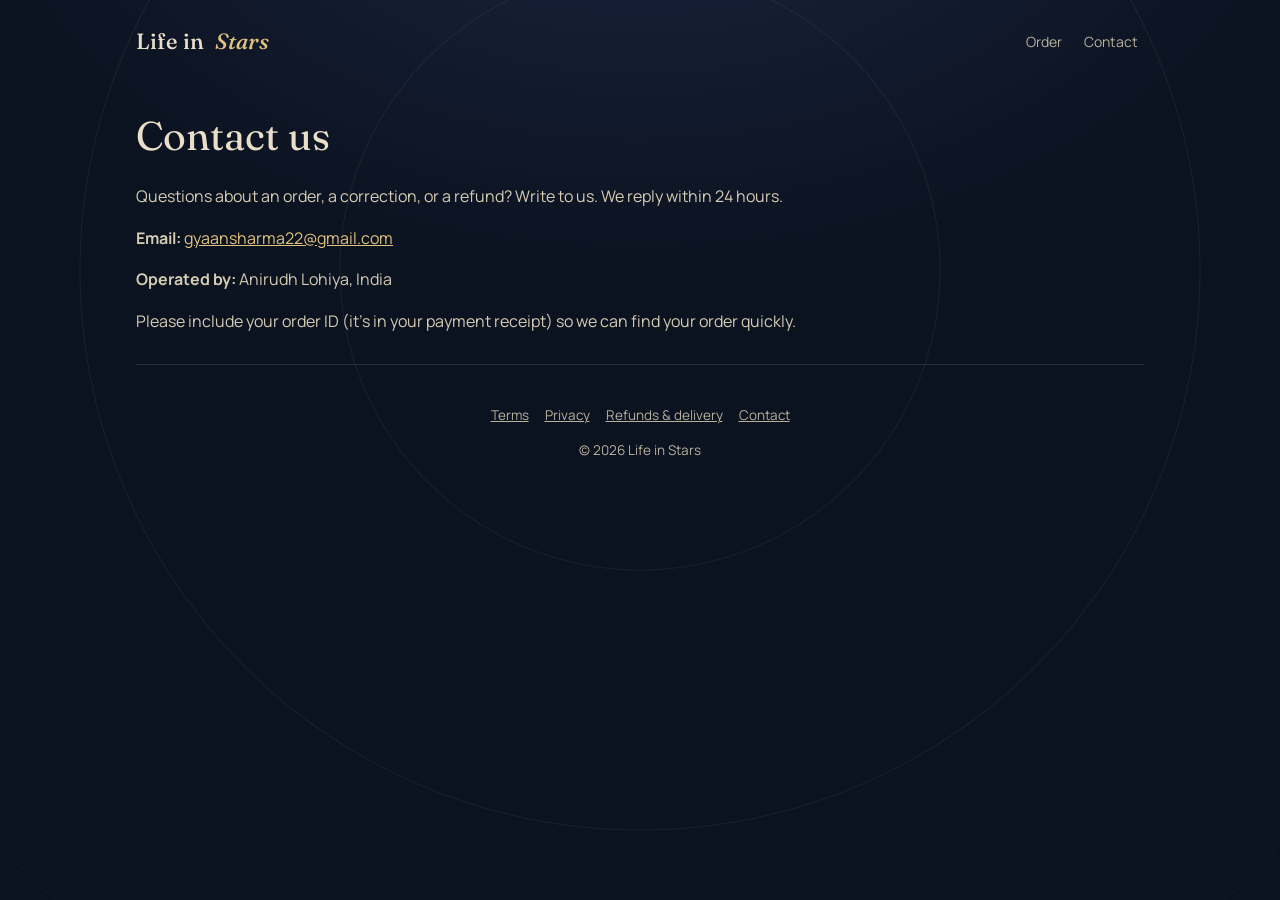
<file: contact.html>
<!doctype html>
<html lang="en">
<head>
  <meta charset="utf-8" />
  <meta name="viewport" content="width=device-width, initial-scale=1" />
  <title>Contact · Life in Stars</title>
  <link rel="preconnect" href="https://fonts.googleapis.com" />
  <link rel="preconnect" href="https://fonts.gstatic.com" crossorigin />
  <link href="https://fonts.googleapis.com/css2?family=Fraunces:ital,opsz,wght@0,9..144,400;0,9..144,500;1,9..144,400&family=IBM+Plex+Mono:wght@400;500&family=Manrope:wght@400;600;700&display=swap" rel="stylesheet" />
  <link rel="stylesheet" href="style.css" />
</head>
<body>
  <div class="wrap">
    <header class="top"><a class="brand" href="./">Life in <span>Stars</span></a><nav><a href="./#order">Order</a><a href="contact.html">Contact</a></nav></header>
    <main class="prose">
      <h1>Contact us</h1>
      <p>Questions about an order, a correction, or a refund? Write to us. We reply within 24 hours.</p>
      <p><b>Email:</b> <a href="mailto:gyaansharma22@gmail.com">gyaansharma22@gmail.com</a></p>
      <p><b>Operated by:</b> Anirudh Lohiya, India</p>
      <p>Please include your order ID (it's in your payment receipt) so we can find your order quickly.</p>
    </main>
    <footer><a href="terms.html">Terms</a><a href="privacy.html">Privacy</a><a href="refund.html">Refunds &amp; delivery</a><a href="contact.html">Contact</a><p>© 2026 Life in Stars</p></footer>
  </div>
</body>
</html>
</file>
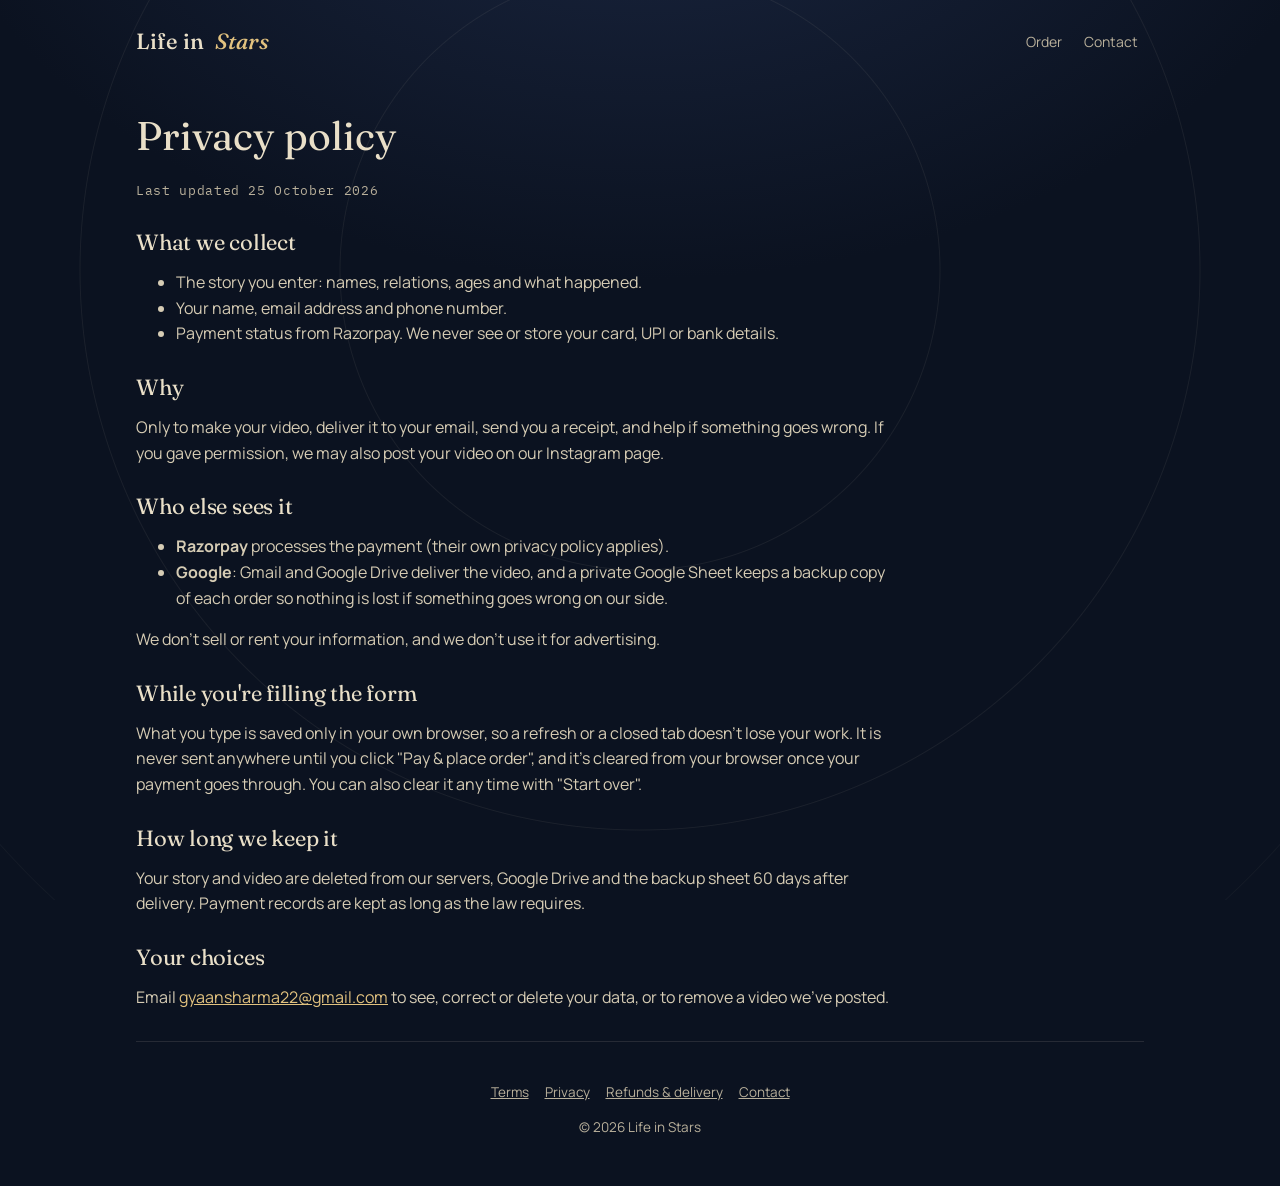
<file: privacy.html>
<!doctype html>
<html lang="en">
<head>
  <meta charset="utf-8" />
  <meta name="viewport" content="width=device-width, initial-scale=1" />
  <title>Privacy policy · Life in Stars</title>
  <link rel="preconnect" href="https://fonts.googleapis.com" />
  <link rel="preconnect" href="https://fonts.gstatic.com" crossorigin />
  <link href="https://fonts.googleapis.com/css2?family=Fraunces:ital,opsz,wght@0,9..144,400;0,9..144,500;1,9..144,400&family=IBM+Plex+Mono:wght@400;500&family=Manrope:wght@400;600;700&display=swap" rel="stylesheet" />
  <link rel="stylesheet" href="style.css" />
</head>
<body>
  <div class="wrap">
    <header class="top"><a class="brand" href="./">Life in <span>Stars</span></a><nav><a href="./#order">Order</a><a href="contact.html">Contact</a></nav></header>
    <main class="prose">
      <h1>Privacy policy</h1>
      <p class="updated">Last updated 25 October 2026</p>
      <h2>What we collect</h2>
      <ul><li>The story you enter: names, relations, ages and what happened.</li><li>Your name, email address and phone number.</li><li>Payment status from Razorpay. We never see or store your card, UPI or bank details.</li></ul>
      <h2>Why</h2>
      <p>Only to make your video, deliver it to your email, send you a receipt, and help if something goes wrong. If you gave permission, we may also post your video on our Instagram page.</p>
      <h2>Who else sees it</h2>
      <ul><li><b>Razorpay</b> processes the payment (their own privacy policy applies).</li><li><b>Google</b>: Gmail and Google Drive deliver the video, and a private Google Sheet keeps a backup copy of each order so nothing is lost if something goes wrong on our side.</li></ul>
      <p>We don't sell or rent your information, and we don't use it for advertising.</p>
      <h2>While you're filling the form</h2>
      <p>What you type is saved only in your own browser, so a refresh or a closed tab doesn't lose your work. It is never sent anywhere until you click "Pay &amp; place order", and it's cleared from your browser once your payment goes through. You can also clear it any time with "Start over".</p>
      <h2>How long we keep it</h2>
      <p>Your story and video are deleted from our servers, Google Drive and the backup sheet 60 days after delivery. Payment records are kept as long as the law requires.</p>
      <h2>Your choices</h2>
      <p>Email <a href="mailto:gyaansharma22@gmail.com">gyaansharma22@gmail.com</a> to see, correct or delete your data, or to remove a video we've posted.</p>
    </main>
    <footer><a href="terms.html">Terms</a><a href="privacy.html">Privacy</a><a href="refund.html">Refunds &amp; delivery</a><a href="contact.html">Contact</a><p>© 2026 Life in Stars</p></footer>
  </div>
</body>
</html>
</file>
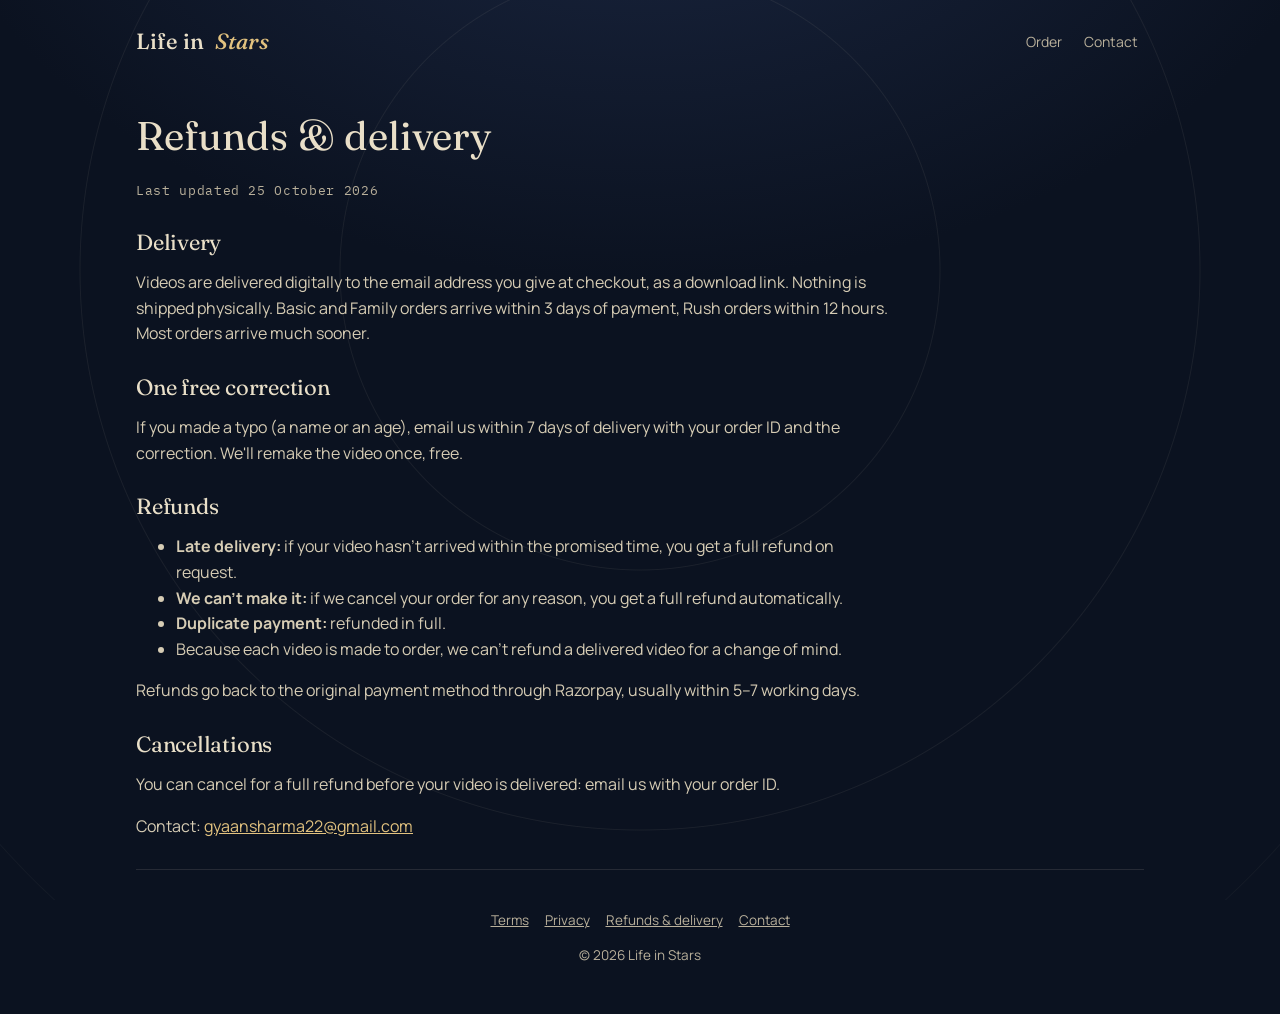
<file: refund.html>
<!doctype html>
<html lang="en">
<head>
  <meta charset="utf-8" />
  <meta name="viewport" content="width=device-width, initial-scale=1" />
  <title>Refunds and delivery · Life in Stars</title>
  <link rel="preconnect" href="https://fonts.googleapis.com" />
  <link rel="preconnect" href="https://fonts.gstatic.com" crossorigin />
  <link href="https://fonts.googleapis.com/css2?family=Fraunces:ital,opsz,wght@0,9..144,400;0,9..144,500;1,9..144,400&family=IBM+Plex+Mono:wght@400;500&family=Manrope:wght@400;600;700&display=swap" rel="stylesheet" />
  <link rel="stylesheet" href="style.css" />
</head>
<body>
  <div class="wrap">
    <header class="top"><a class="brand" href="./">Life in <span>Stars</span></a><nav><a href="./#order">Order</a><a href="contact.html">Contact</a></nav></header>
    <main class="prose">
      <h1>Refunds &amp; delivery</h1>
      <p class="updated">Last updated 25 October 2026</p>
      <h2>Delivery</h2>
      <p>Videos are delivered digitally to the email address you give at checkout, as a download link. Nothing is shipped physically. Basic and Family orders arrive within 3 days of payment, Rush orders within 12 hours. Most orders arrive much sooner.</p>
      <h2>One free correction</h2>
      <p>If you made a typo (a name or an age), email us within 7 days of delivery with your order ID and the correction. We'll remake the video once, free.</p>
      <h2>Refunds</h2>
      <ul><li><b>Late delivery:</b> if your video hasn't arrived within the promised time, you get a full refund on request.</li><li><b>We can't make it:</b> if we cancel your order for any reason, you get a full refund automatically.</li><li><b>Duplicate payment:</b> refunded in full.</li><li>Because each video is made to order, we can't refund a delivered video for a change of mind.</li></ul>
      <p>Refunds go back to the original payment method through Razorpay, usually within 5–7 working days.</p>
      <h2>Cancellations</h2>
      <p>You can cancel for a full refund before your video is delivered: email us with your order ID.</p>
      <p>Contact: <a href="mailto:gyaansharma22@gmail.com">gyaansharma22@gmail.com</a></p>
    </main>
    <footer><a href="terms.html">Terms</a><a href="privacy.html">Privacy</a><a href="refund.html">Refunds &amp; delivery</a><a href="contact.html">Contact</a><p>© 2026 Life in Stars</p></footer>
  </div>
</body>
</html>
</file>
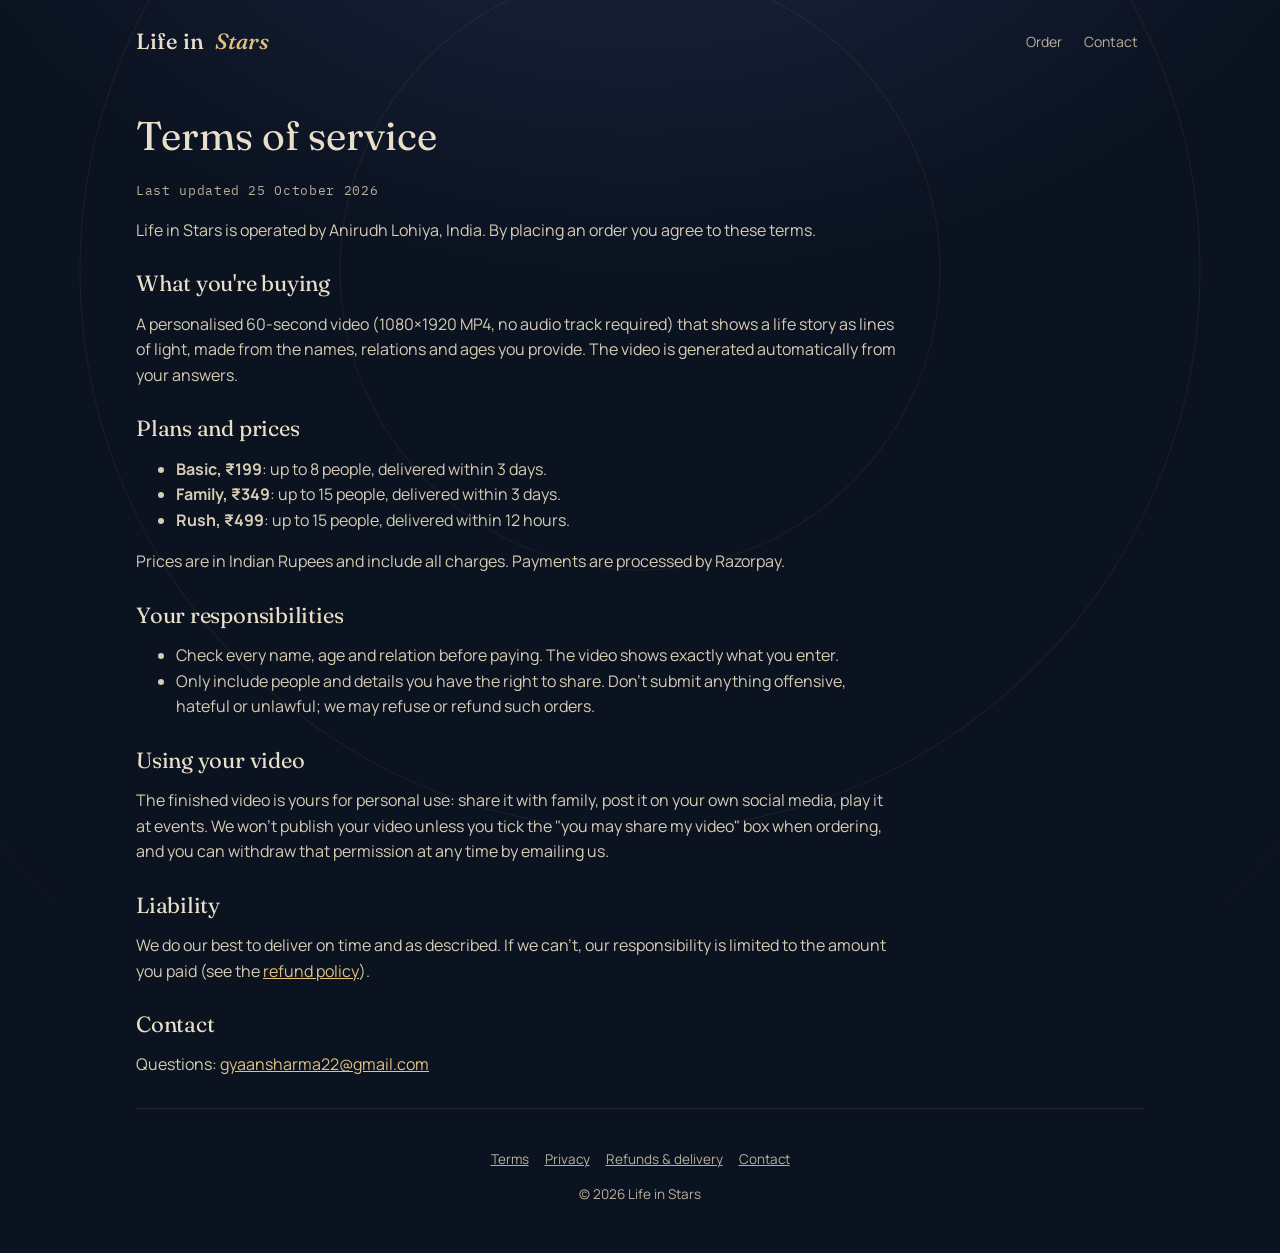
<file: terms.html>
<!doctype html>
<html lang="en">
<head>
  <meta charset="utf-8" />
  <meta name="viewport" content="width=device-width, initial-scale=1" />
  <title>Terms of service · Life in Stars</title>
  <link rel="preconnect" href="https://fonts.googleapis.com" />
  <link rel="preconnect" href="https://fonts.gstatic.com" crossorigin />
  <link href="https://fonts.googleapis.com/css2?family=Fraunces:ital,opsz,wght@0,9..144,400;0,9..144,500;1,9..144,400&family=IBM+Plex+Mono:wght@400;500&family=Manrope:wght@400;600;700&display=swap" rel="stylesheet" />
  <link rel="stylesheet" href="style.css" />
</head>
<body>
  <div class="wrap">
    <header class="top"><a class="brand" href="./">Life in <span>Stars</span></a><nav><a href="./#order">Order</a><a href="contact.html">Contact</a></nav></header>
    <main class="prose">
      <h1>Terms of service</h1>
      <p class="updated">Last updated 25 October 2026</p>
      <p>Life in Stars is operated by Anirudh Lohiya, India. By placing an order you agree to these terms.</p>
      <h2>What you're buying</h2>
      <p>A personalised 60-second video (1080×1920 MP4, no audio track required) that shows a life story as lines of light, made from the names, relations and ages you provide. The video is generated automatically from your answers.</p>
      <h2>Plans and prices</h2>
      <ul><li><b>Basic, ₹199</b>: up to 8 people, delivered within 3 days.</li><li><b>Family, ₹349</b>: up to 15 people, delivered within 3 days.</li><li><b>Rush, ₹499</b>: up to 15 people, delivered within 12 hours.</li></ul>
      <p>Prices are in Indian Rupees and include all charges. Payments are processed by Razorpay.</p>
      <h2>Your responsibilities</h2>
      <ul><li>Check every name, age and relation before paying. The video shows exactly what you enter.</li><li>Only include people and details you have the right to share. Don't submit anything offensive, hateful or unlawful; we may refuse or refund such orders.</li></ul>
      <h2>Using your video</h2>
      <p>The finished video is yours for personal use: share it with family, post it on your own social media, play it at events. We won't publish your video unless you tick the "you may share my video" box when ordering, and you can withdraw that permission at any time by emailing us.</p>
      <h2>Liability</h2>
      <p>We do our best to deliver on time and as described. If we can't, our responsibility is limited to the amount you paid (see the <a href="refund.html">refund policy</a>).</p>
      <h2>Contact</h2>
      <p>Questions: <a href="mailto:gyaansharma22@gmail.com">gyaansharma22@gmail.com</a></p>
    </main>
    <footer><a href="terms.html">Terms</a><a href="privacy.html">Privacy</a><a href="refund.html">Refunds &amp; delivery</a><a href="contact.html">Contact</a><p>© 2026 Life in Stars</p></footer>
  </div>
</body>
</html>
</file>
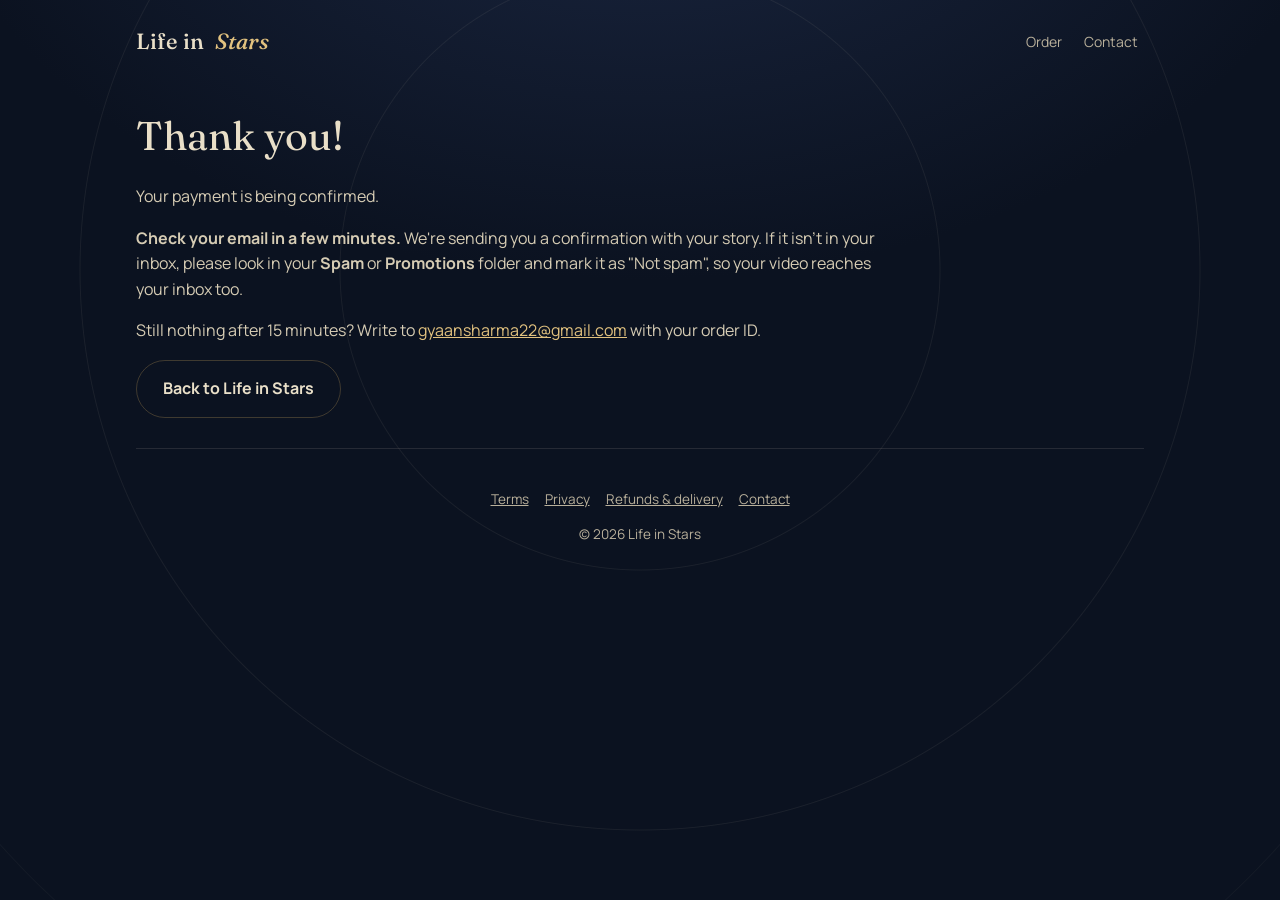
<file: thanks.html>
<!doctype html>
<html lang="en">
<head>
  <meta charset="utf-8" />
  <meta name="viewport" content="width=device-width, initial-scale=1" />
  <title>Thank you · Life in Stars</title>
  <link rel="preconnect" href="https://fonts.googleapis.com" />
  <link rel="preconnect" href="https://fonts.gstatic.com" crossorigin />
  <link href="https://fonts.googleapis.com/css2?family=Fraunces:ital,opsz,wght@0,9..144,400;0,9..144,500;1,9..144,400&family=IBM+Plex+Mono:wght@400;500&family=Manrope:wght@400;600;700&display=swap" rel="stylesheet" />
  <link rel="stylesheet" href="style.css" />
</head>
<body>
  <div class="wrap">
    <header class="top"><a class="brand" href="./">Life in <span>Stars</span></a><nav><a href="./#order">Order</a><a href="contact.html">Contact</a></nav></header>
    <main class="prose">
      <h1 id="h">Thank you!</h1>
      <p id="msg">Your payment is being confirmed.</p>
      <p><b>Check your email in a few minutes.</b> We're sending you a confirmation with your story. If it isn't in your inbox, please look in your <b>Spam</b> or <b>Promotions</b> folder and mark it as "Not spam", so your video reaches your inbox too.</p>
      <p>Still nothing after 15 minutes? Write to <a href="mailto:gyaansharma22@gmail.com">gyaansharma22@gmail.com</a> with your order ID.</p>
      <p><a class="btn ghost" href="./">Back to Life in Stars</a></p>
      <script>
        const q = new URLSearchParams(location.search);
        const st = q.get("razorpay_payment_link_status"), id = q.get("razorpay_payment_link_reference_id");
        if (st === "paid") { try { localStorage.removeItem("lifeinstars-draft-v1"); } catch {} }
        if (st === "paid") document.getElementById("msg").textContent = "Payment received" + (id ? " for order " + id : "") + ". If anything in your story needs changing, just reply to the confirmation email.";
        else if (st) { document.getElementById("h").textContent = "Payment not completed"; document.getElementById("msg").textContent = "Your payment didn't go through, so nothing was charged. You can try again from the order page."; }
      </script>
    </main>
    <footer><a href="terms.html">Terms</a><a href="privacy.html">Privacy</a><a href="refund.html">Refunds &amp; delivery</a><a href="contact.html">Contact</a><p>© 2026 Life in Stars</p></footer>
  </div>
</body>
</html>
</file>
<file: scrollcraft.css>
/* ============================================================================
   scrollcraft.css: the taste floor
   ----------------------------------------------------------------------------
   Two layers, and the split matters:

     TOKENS   what you override per brand. Colour roles, the type ramp, the
              spacing scale, elevation, motion. A brand is ~12 values.
     DEVICES  what the engine drives. Do not restyle these to taste; they are
              the mechanism. Style your own markup instead.

   Nothing here draws a "component". There are no card, badge, or pill classes,
   because a stylesheet that ships those is how every page built on it ends up
   with the same shapes. You get a floor and a vocabulary; the composition is
   yours.
   ========================================================================== */

/* ---------------------------------------------------------------- tokens -- */
:root {
  /* --- colour roles. Override these six and the page is rebranded. -------- */
  --sc-canvas:      #08090b;   /* the page ground. Drift interpolates this.   */
  --sc-surface:     #101217;   /* anything raised off the ground             */
  --sc-ink:         #f4f2ef;   /* primary text                               */
  --sc-ink-soft:    #9a9ba1;   /* secondary text. Tinted, never flat gray.   */
  --sc-accent:      #d8ff3e;   /* ONE accent. It owns a region, not confetti. */
  --sc-accent-ink:  #08090b;   /* text that sits on the accent               */

  --sc-hairline:    color-mix(in oklab, var(--sc-ink) 12%, transparent);
  --sc-hairline-strong: color-mix(in oklab, var(--sc-ink) 22%, transparent);

  /* --- type. Two families max. Display carries voice, text carries prose. - */
  --sc-font-display: "Instrument Sans", "Geist", system-ui, sans-serif;
  --sc-font-text:    "Geist", system-ui, sans-serif;
  --sc-font-mono:    "Geist Mono", ui-monospace, monospace;

  /* Fluid ramp. Tracking tightens as size grows because a face set at 6rem
     with 0 tracking reads loose; this is optical correction, not decoration. */
  --sc-t-xs:   clamp(0.75rem, 0.72rem + 0.15vw, 0.82rem);
  --sc-t-sm:   clamp(0.875rem, 0.84rem + 0.18vw, 0.95rem);
  --sc-t-base: clamp(1rem, 0.96rem + 0.22vw, 1.125rem);
  --sc-t-lg:   clamp(1.2rem, 1.1rem + 0.5vw, 1.5rem);
  --sc-t-xl:   clamp(1.6rem, 1.35rem + 1.2vw, 2.25rem);
  --sc-t-2xl:  clamp(2.1rem, 1.6rem + 2.4vw, 3.4rem);
  --sc-t-3xl:  clamp(2.8rem, 1.9rem + 4.2vw, 5rem);
  --sc-t-4xl:  clamp(3.4rem, 1.9rem + 6.6vw, 7.5rem);

  --sc-track-tight:  -0.035em;
  --sc-track-snug:   -0.02em;
  --sc-track-normal: -0.005em;
  --sc-track-wide:    0.08em;

  --sc-leading-none: 0.94;
  --sc-leading-tight: 1.06;
  --sc-leading-body: 1.62;

  --sc-measure: 62ch;

  /* --- space. 4px base: the useful middle steps an 8-only scale misses. --- */
  --sc-1: 0.25rem;  --sc-2: 0.5rem;   --sc-3: 0.75rem;  --sc-4: 1rem;
  --sc-5: 1.5rem;   --sc-6: 2rem;     --sc-7: 3rem;     --sc-8: 4rem;
  --sc-9: 6rem;     --sc-10: 8rem;    --sc-11: 12rem;

  /* Section rhythm is fluid so a phone doesn't inherit desktop air. */
  --sc-section: clamp(4.5rem, 9vw, 11rem);
  --sc-gutter:  clamp(1.25rem, 5vw, 5.5rem);
  --sc-maxw:    82rem;

  /* --- radius. Pick one scale for the page and hold it. ------------------- */
  --sc-r-sm: 6px;  --sc-r-md: 12px;  --sc-r-lg: 20px;  --sc-r-pill: 999px;

  /* --- elevation. Every shadow has an offset AND a soft blur, and is tinted
         to the canvas hue. A zero-offset coloured halo is decoration, not
         depth, so there isn't one here. ---------------------------------- */
  --sc-shadow-color: 220 40% 2%;
  --sc-e1: 0 1px 2px hsl(var(--sc-shadow-color) / 0.28),
           0 2px 6px -1px hsl(var(--sc-shadow-color) / 0.20);
  --sc-e2: 0 2px 4px hsl(var(--sc-shadow-color) / 0.24),
           0 8px 18px -4px hsl(var(--sc-shadow-color) / 0.30);
  --sc-e3: 0 4px 8px hsl(var(--sc-shadow-color) / 0.22),
           0 18px 40px -8px hsl(var(--sc-shadow-color) / 0.38),
           0 48px 90px -24px hsl(var(--sc-shadow-color) / 0.30);

  /* Edge light: a 1px top highlight sells a raised surface better than any
     amount of blur, because real raised things catch light on their lip. */
  --sc-edge: inset 0 1px 0 color-mix(in oklab, var(--sc-ink) 10%, transparent);

  /* --- motion. Built-in CSS easings are too weak for UI. ------------------ */
  --sc-ease-out:    cubic-bezier(0.23, 1, 0.32, 1);
  --sc-ease-in-out: cubic-bezier(0.77, 0, 0.175, 1);
  --sc-ease-drawer: cubic-bezier(0.32, 0.72, 0, 1);
  --sc-d-fast: 160ms;  --sc-d-base: 240ms;  --sc-d-slow: 420ms;

  --sc-z-stage: 1; --sc-z-copy: 20; --sc-z-chrome: 60;
}

/* --------------------------------------------------------------- reset -- */
*, *::before, *::after { box-sizing: border-box; }
html { -webkit-text-size-adjust: 100%; scroll-behavior: smooth; }
@media (prefers-reduced-motion: reduce) { html { scroll-behavior: auto; } }

body {
  margin: 0;
  background: var(--sc-canvas);
  color: var(--sc-ink);
  font-family: var(--sc-font-text);
  font-size: var(--sc-t-base);
  line-height: var(--sc-leading-body);
  letter-spacing: var(--sc-track-normal);
  -webkit-font-smoothing: antialiased;
  text-rendering: optimizeLegibility;
  font-synthesis-weight: none;
  overflow-x: clip;
}
img, video, canvas, svg { display: block; max-width: 100%; }
button, input, select, textarea { font: inherit; color: inherit; }

/* ------------------------------------------------- the browser surfaces --
   The parts you did not draw still carry the design. Selection, caret, focus
   ring, scrollbar and tabular numerals all ship with defaults that belong to no
   design system. Theming them is the cheapest signal that a page was built
   rather than assembled, and it is the step that gets skipped most reliably. */
::selection { background: var(--sc-accent); color: var(--sc-accent-ink); }
:root { caret-color: var(--sc-accent); accent-color: var(--sc-accent); }
:focus-visible {
  outline: 2px solid var(--sc-accent);
  outline-offset: 3px;
  border-radius: var(--sc-r-sm);
}
:where(a) { color: inherit; text-decoration-thickness: 1px; text-underline-offset: 0.22em; }
@supports (scrollbar-color: auto) {
  html { scrollbar-color: color-mix(in oklab, var(--sc-ink) 26%, transparent) transparent; scrollbar-width: thin; }
}
:where(table, .sc-nums, [data-sc-count]) { font-variant-numeric: tabular-nums; }

/* ----------------------------------------------------------- typography -- */
.sc-display {
  font-family: var(--sc-font-display);
  font-weight: 500;
  line-height: var(--sc-leading-none);
  letter-spacing: var(--sc-track-tight);
  text-wrap: balance;
  margin: 0;
}
.sc-display--xl { font-size: var(--sc-t-4xl); }
.sc-display--lg { font-size: var(--sc-t-3xl); }
.sc-display--md { font-size: var(--sc-t-2xl); letter-spacing: var(--sc-track-snug); }
.sc-lede {
  font-size: var(--sc-t-lg);
  line-height: 1.44;
  letter-spacing: var(--sc-track-snug);
  color: var(--sc-ink);
  max-width: 46ch;
  text-wrap: pretty;
  margin: 0;
}
.sc-body { max-width: var(--sc-measure); color: var(--sc-ink-soft); text-wrap: pretty; margin: 0; }
.sc-label {
  font-family: var(--sc-font-mono);
  font-size: var(--sc-t-xs);
  letter-spacing: var(--sc-track-wide);
  text-transform: uppercase;
  color: var(--sc-ink-soft);
}

/* ---------------------------------------------------------------- layout -- */
.sc-wrap { width: 100%; max-width: var(--sc-maxw); margin-inline: auto; padding-inline: var(--sc-gutter); }
.sc-section { padding-block: var(--sc-section); }
/* More space above a heading than below it: the gap belongs to the boundary,
   not to the pair. */
.sc-stack > * + * { margin-top: var(--sc-4); }
.sc-stack > :is(h1,h2,h3) { margin-top: var(--sc-7); }
.sc-stack > :is(h1,h2,h3):first-child { margin-top: 0; }
.sc-rule { height: 1px; border: 0; background: var(--sc-hairline); margin: 0; }

/* =============================================================== DEVICES ==
   Driven by the engine. Restyle your own markup, not these.                */

.sc-act--pinned { position: relative; }
.sc-stage {
  position: sticky; top: 0;
  height: 100vh; height: 100svh;
  overflow: clip;
  z-index: var(--sc-z-stage);
}

/* scrub / sequence media */
.sc-stage :is(video[data-sc-scrub], canvas[data-sc-sequence], .sc-stage__poster) {
  position: absolute; inset: 0;
  width: 100%; height: 100%;
  object-fit: cover;
}
video[data-sc-scrub] { opacity: 0; transition: opacity 380ms var(--sc-ease-out); }
.sc-has-clip video[data-sc-scrub] { opacity: 1; }
/* The poster is a live frame-holder, not a placeholder: it stays up until a
   real video frame has painted, which is what stops the blank-stage flash. */
.sc-stage__poster { z-index: 0; transition: opacity 380ms var(--sc-ease-out); }
.sc-has-clip .sc-stage__poster { opacity: 0; }

/* A scrim only where text sits. A full-frame darkening layer flattens the
   image everywhere to fix contrast in one corner. */
.sc-scrim {
  position: absolute; inset: 0; pointer-events: none; z-index: 1;
  background: linear-gradient(
    var(--sc-scrim-angle, 180deg),
    color-mix(in oklab, var(--sc-canvas) var(--sc-scrim-a, 78%), transparent) 0%,
    color-mix(in oklab, var(--sc-canvas) 30%, transparent) 42%,
    transparent 68%);
}
/* Point the scrim at the copy. A scrim gradient that darkens the top while the
   copy sits at the bottom fixes contrast nowhere and flattens the image
   everywhere, which is the most common way text-over-video goes wrong. */
.sc-scrim--bottom { --sc-scrim-angle: 0deg; }
.sc-scrim--left   { --sc-scrim-angle: 90deg; }
.sc-scrim--right  { --sc-scrim-angle: 270deg; }

/* Corner scrims, for copy anchored to a corner. An edge gradient has to darken
   a whole band across the frame to cover one corner; a corner gradient puts the
   density where the text is and leaves the rest of the image alone. Pair with
   .sc-copy--lead / .sc-copy--trail. */
.sc-scrim--lead {
  background: linear-gradient(to top right,
    color-mix(in oklab, var(--sc-canvas) 94%, transparent) 0%,
    color-mix(in oklab, var(--sc-canvas) 72%, transparent) 30%,
    color-mix(in oklab, var(--sc-canvas) 30%, transparent) 52%,
    transparent 72%);
}
.sc-scrim--trail {
  background: linear-gradient(to top left,
    color-mix(in oklab, var(--sc-canvas) 94%, transparent) 0%,
    color-mix(in oklab, var(--sc-canvas) 72%, transparent) 30%,
    color-mix(in oklab, var(--sc-canvas) 30%, transparent) 52%,
    transparent 72%);
}
/* A band across the bottom, for copy that spans the full width of the frame.
   That is what both corner anchors become below 860px, and it is also the right
   shape whenever the copy block is wider than a corner. */
.sc-scrim--band {
  background: linear-gradient(to top,
    color-mix(in oklab, var(--sc-canvas) 94%, transparent) 0%,
    color-mix(in oklab, var(--sc-canvas) 74%, transparent) 22%,
    color-mix(in oklab, var(--sc-canvas) 30%, transparent) 42%,
    transparent 58%);
}
.sc-scrim--vignette {
  background: radial-gradient(120% 90% at 50% 45%, transparent 40%,
              color-mix(in oklab, var(--sc-canvas) 70%, transparent) 100%);
}

/* copy over a stage.
   max-width is in rem, never ch. A `ch` on this container resolves against the
   CONTAINER's font-size (body size), not the display size of the heading inside
   it, so `max-width: 20ch` here silently produces a ~180px column and wraps a
   hero headline to six lines. Set a ch measure on the text element itself. */
.sc-copy {
  position: absolute; z-index: var(--sc-z-copy);
  inset-inline: var(--sc-gutter);
  max-width: min(46rem, 76vw);
  will-change: opacity, transform;
}
.sc-copy--lead   { left: var(--sc-gutter); bottom: clamp(3rem, 12vh, 9rem); }
/* inset-inline FIRST. It is the shorthand for left+right, so declaring it after
   `left: 50%` resets left to auto and the block drifts off the left edge. */
.sc-copy--center { inset-inline: auto; left: 50%; top: 50%; translate: -50% -50%; text-align: center; }
.sc-copy--trail  { inset-inline: auto; right: var(--sc-gutter); bottom: clamp(3rem, 12vh, 9rem); text-align: right; }

/* cue defaults: the engine writes opacity/transform inline, these are the
   pre-paint state so nothing flashes before the first read() */
[data-sc-cue] { opacity: 0; will-change: opacity, transform; }
.sc-ready [data-sc-cue] { transition: none; }

/* kinetic split */
.sc-split { display: inline-block; overflow: hidden; vertical-align: top; }
/* Descenders live below the baseline; a line mask clipped to the line box eats
   the tails off g, y, p, j. The padding buys them room back. */
.sc-split--line { display: block; padding-bottom: 0.14em; margin-bottom: -0.14em; }
.sc-split__i { display: inline-block; will-change: transform, opacity; }
.sc-is-split { opacity: 1 !important; }

/* horizontal rail */
[data-sc-pan] { display: flex; will-change: transform; }

/* reveal + parallax */
[data-sc-reveal] { will-change: clip-path; }
[data-sc-parallax] { will-change: transform; }

/* flow reveal (fires once) */
[data-sc-in], [data-sc-stagger] > * {
  opacity: 0;
  transform: translate3d(0, 14px, 0);
  transition: opacity 620ms var(--sc-ease-out), transform 620ms var(--sc-ease-out);
}
[data-sc-in].sc-in, [data-sc-stagger] > .sc-in { opacity: 1; transform: none; }

/* pointer devices */
[data-sc-tilt] { transform-style: preserve-3d; will-change: transform; }
[data-sc-magnet] { will-change: transform; }
/* isolation always; position only if nothing more specific already set it.
   Written with :where() (zero specificity) on purpose: a plain `position:
   relative` here has the same weight as `.sc-stage` and, being later in the
   file, silently wins. A stage carrying both attributes then stops being
   sticky and the whole act scrolls away instead of pinning. */
[data-sc-spotlight] { isolation: isolate; }
:where([data-sc-spotlight]) { position: relative; }
[data-sc-spotlight]::after {
  content: ""; position: absolute; inset: 0; pointer-events: none; z-index: 2;
  background: radial-gradient(
    28rem 28rem at calc(var(--sc-mx, 0.5) * 100%) calc(var(--sc-my, 0.5) * 100%),
    color-mix(in oklab, var(--sc-accent) 16%, transparent), transparent 70%);
  opacity: 0; transition: opacity var(--sc-d-slow) var(--sc-ease-out);
}
[data-sc-spotlight]:hover::after { opacity: 1; }

/* =========================================================== WORLDFLIGHT ==
   One fixed stage for the whole page. The only thing in document flow is the
   spacer, and it is empty. If you find yourself adding a section here, you want
   act mode instead: the moment a real block scrolls past the fixed stage, the
   page has a seam again and the whole point is gone.                        */

[data-sc-mode="worldflight"] { position: relative; }

.sc-world {
  position: fixed; inset: 0;
  overflow: clip;
  z-index: var(--sc-z-stage);
  background: var(--sc-canvas);
}

/* Every leg is mounted for the life of the page and stacked in the same box.
   The engine owns opacity, visibility and z-index here; do not set them. */
.sc-world__seg {
  position: absolute; inset: 0;
  opacity: 0;
  will-change: opacity;
}
.sc-world__seg > :is(video, img, canvas) {
  position: absolute; inset: 0;
  width: 100%; height: 100%;
  object-fit: cover;
}
/* The poster is the frame-holder AND the first camera move: the engine pushes
   it in slowly until a real decoded frame is available to replace it. */
.sc-world__poster {
  z-index: 0;
  transform-origin: 50% 50%;
  transition: opacity 420ms var(--sc-ease-out);
}
.sc-world__seg > video { z-index: 1; }
.sc-world__seg.sc-has-clip .sc-world__poster { opacity: 0; }
/* The act stylesheet lights a clip through its ancestor act. A worldflight leg
   has no act, so match the class the engine also writes on the clip itself. */
video[data-sc-scrub].sc-has-clip { opacity: 1; }

/* The copy layer is fixed too, and inert by default: the engine hands
   pointer-events back to a block only while it is actually legible. */
.sc-world__copy {
  position: fixed; inset: 0;
  z-index: var(--sc-z-copy);
  pointer-events: none;
}
.sc-world__scrim { position: absolute; inset: 0; pointer-events: none; z-index: 0; }
[data-sc-copy] {
  opacity: 0;
  pointer-events: none;
  will-change: opacity, transform;
}
.sc-ready [data-sc-copy] { transition: none; }

/* The track. Empty on purpose. */
.sc-world__spacer { pointer-events: none; }

/* scroll progress */
[data-sc-progress] {
  position: fixed; inset: 0 0 auto 0; height: 2px; z-index: var(--sc-z-chrome);
  background: var(--sc-accent); transform-origin: 0 50%; transform: scaleX(0);
  will-change: transform;
}

/* ----------------------------------------------------------- atmosphere --
   Depth is not only shadow. Grain keeps a flat dark ground from banding, and
   it is the difference between "a dark page" and "a lit room". */
.sc-grain { position: fixed; inset: 0; pointer-events: none; z-index: 3; opacity: 0.045; }
.sc-grain::before {
  content: ""; position: absolute; inset: -50%;
  background-image: url("data:image/svg+xml;utf8,<svg xmlns='http://www.w3.org/2000/svg' width='140' height='140'><filter id='n'><feTurbulence type='fractalNoise' baseFrequency='0.85' numOctaves='3'/></filter><rect width='140' height='140' filter='url(%23n)'/></svg>");
}

/* -------------------------------------------------------- reduced motion -- */
@media (prefers-reduced-motion: reduce) {
  /* Fewer and gentler, not zero. Opacity still carries the reveal so the page
     is comprehensible; every position change is dropped. */
  [data-sc-in], [data-sc-stagger] > * { transform: none; transition-duration: 220ms; }
  [data-sc-parallax], [data-sc-pan], .sc-split__i { transform: none !important; }
  /* A wipe is a position change too. Show reveal content settled. */
  [data-sc-reveal] { clip-path: none !important; }
  /* A rail's transform IS its navigation, not decoration. Zeroing it the way
     parallax and kinetic type are zeroed parks the act on its first screenful
     and makes everything past the fold unreachable: a device degrading into
     missing content. Hand the travel back to the reader as an ordinary scroll
     region instead, so the same items are all still gettable without motion.
     A build that would rather re-lay the rail out as a grid can still do that;
     this is the floor, not the ceiling. */
  [data-sc-act="pan"] .sc-stage,
  [data-sc-act="pan"] [data-sc-stage] {
    overflow-x: auto; overflow-y: hidden;
    overscroll-behavior-x: contain;
    scroll-snap-type: x proximity;
  }
  [data-sc-pan] > * { scroll-snap-align: center; }
  [data-sc-spotlight]::after { display: none; }
  /* A worldflight keeps its whole story here. No clip is ever fetched, so the
     posters are the film, and they cross-dissolve through exactly the same
     seams at exactly the same scroll positions. The push-in and the copy drift
     are the only things that go. */
  .sc-world__poster, [data-sc-copy] { transform: none !important; }
}

/* --------------------------------------------------------------- mobile -- */
@media (max-width: 860px) {
  .sc-copy { inset-inline: var(--sc-gutter); max-width: none; }
  .sc-copy--trail { text-align: left; }
  .sc-stage { height: 100svh; }
  /* .sc-copy--trail re-anchors to the left and spans the full width here, so a
     bottom-RIGHT corner gradient darkens the one corner the copy just left and
     guarantees a contrast failure over any bright clip. Point the density at
     the copy: the same band .sc-scrim--band paints. */
  .sc-scrim--trail {
    background: linear-gradient(to top,
      color-mix(in oklab, var(--sc-canvas) 94%, transparent) 0%,
      color-mix(in oklab, var(--sc-canvas) 74%, transparent) 22%,
      color-mix(in oklab, var(--sc-canvas) 30%, transparent) 42%,
      transparent 58%);
  }
}
</file>
<file: chapters.css>
/* Life in Stars · the observing log, in chapters.
   Grammar: chaptered editorial. Night chapters are the sky; paper chapters are the log.
   Hard cuts between grounds, never an interpolation. Theme only through tokens; the
   engine (scrollcraft.css / .js) is never edited. */

:root {
  /* night ground (default) */
  --sc-canvas: #0b1220;
  --sc-surface: #121b2f;
  --sc-ink: #ece3cd;
  --sc-ink-soft: #a9b1c3;
  --sc-accent: #d2ad66;
  --sc-accent-ink: #0b1220;
  --sc-font-display: "Fraunces", Georgia, serif;
  --sc-font-text: "Manrope", system-ui, sans-serif;
  --sc-shadow-color: 222 48% 4%;

  --night: #0b1220;
  --paper: #ebe2cc;
  --rule-night: color-mix(in oklab, #d2ad66 30%, transparent);
  --rule-paper: color-mix(in oklab, #6f4f14 26%, transparent);
  --folio-w: 0px;
}

/* light-on-dark compensation (taste.md): a touch more leading and tracking on night */
body { letter-spacing: 0.002em; }

/* ------------------------------------------------------------ grounds --- */
.ground-night { background: var(--night); color: var(--sc-ink); }
.ground-paper {
  --sc-canvas: #ebe2cc;
  --sc-surface: #f5efe1;
  --sc-ink: #1a1e28;
  --sc-ink-soft: #565041;
  --sc-accent: #6f4f14;
  --sc-accent-ink: #f5efe1;
  --sc-shadow-color: 38 30% 30%;
  --sc-edge: inset 0 1px 0 rgba(255, 255, 255, 0.6);
  background: var(--sc-canvas);
  color: var(--sc-ink);
}
.ground-paper ::selection { background: #6f4f14; color: #f5efe1; }

/* ------------------------------------------------------------- folio ---
   The grammar's navigation: a bound margin, not a bar. Desktop only; on a phone
   the chapters carry their own numerals and the age readout lives in the sky. */
.folio { display: none; }
@media (min-width: 1024px) {
  :root { --folio-w: 72px; }
  main, .colophon-wrap { margin-left: var(--folio-w); }
  .folio {
    position: fixed; inset: 0 auto 0 0; width: var(--folio-w); z-index: var(--sc-z-chrome);
    display: flex; flex-direction: column; align-items: center; justify-content: space-between;
    padding: 28px 0; background: var(--night); border-right: 1px solid var(--rule-night);
    color: #ece3cd;
  }
  .folio a, .folio span { writing-mode: vertical-rl; transform: rotate(180deg); text-decoration: none; }
  .folio__mark { display: grid; place-items: center; gap: 14px; }
  .folio__mark svg { transform: none; }
  .folio__mark a { font-family: var(--sc-font-display); font-size: 1.05rem; letter-spacing: 0.01em; }
  .folio__mark a i { color: #d2ad66; }
  .folio__chapter { font-size: 0.82rem; letter-spacing: 0.06em; color: #a9b1c3; font-variant-numeric: tabular-nums; min-height: 9rem; text-align: center; }
  .folio__chapter b { color: #d2ad66; font-weight: 600; }
  .folio__cta { font-size: 0.82rem; font-weight: 600; color: #d2ad66; padding: 6px 2px; border-radius: 6px; }
  .folio__cta:hover { color: #ece3cd; }
}

/* ---------------------------------------------------------- chapter type --- */
.ch-title { font-family: var(--sc-font-display); font-weight: 400; font-size: var(--sc-t-2xl); line-height: 1.04; letter-spacing: var(--sc-track-snug); margin: 0; text-wrap: balance; }
.ch-title .num { font-style: italic; color: var(--sc-accent); margin-right: 0.18em; }
.ch-pad { padding-block: var(--sc-section); }
.measure { max-width: 60ch; }
.prose p { margin: 0; color: var(--sc-ink-soft); text-wrap: pretty; }
.prose p + p { margin-top: var(--sc-4); }
.textlink { color: var(--sc-accent); font-weight: 600; text-decoration: underline; text-decoration-thickness: 1px; text-underline-offset: 0.24em; }
.textlink:hover { text-decoration-thickness: 2px; }

/* ------------------------------------------------------------ title page --- */
.title { position: relative; min-height: 100svh; overflow: clip; isolation: isolate; }
.title__plane { position: absolute; pointer-events: none; max-width: none; }
.title__plane > svg { display: block; width: 100%; height: auto; translate: var(--lean-x, 0) var(--lean-y, 0); transition: translate 600ms var(--sc-ease-out); }
.title__plane--rings { z-index: 0; width: min(1500px, 120vw); right: -26vw; top: -30vh; }
/* kept right of the headline's measure, so no star reads as punctuation */
.title__plane--const { z-index: 1; width: min(640px, 42vw); right: -1vw; top: 10vh; }
.title__plane--rim { z-index: 3; left: -5vw; right: -5vw; bottom: -2px; }
.title__plane--rim > svg { width: 110vw; }
.title__floor { position: absolute; inset: auto 0 0 0; height: 18vh; z-index: 4; pointer-events: none; background: linear-gradient(to bottom, transparent, var(--night)); }
.title__copy {
  position: relative; z-index: 2; min-height: 100svh;
  display: grid; grid-template-rows: auto 1fr; padding: 36px var(--sc-gutter) 22vh;
}
.wordmark { font-family: var(--sc-font-display); font-size: 1.35rem; text-decoration: none; display: inline-flex; gap: 12px; align-items: center; align-self: start; justify-self: start; }
.wordmark i { color: var(--sc-accent); }
@media (min-width: 1024px) { .title .wordmark { visibility: hidden; } }
.title__body { align-self: end; max-width: 46rem; }
.title h1 { font-family: var(--sc-font-display); font-weight: 400; font-size: clamp(2.6rem, 1.6rem + 4.6vw, 6rem); line-height: 0.98; letter-spacing: -0.03em; margin: 0; text-wrap: balance; }
.title h1 em { font-style: italic; color: var(--sc-accent); }
.title__sub { font-size: var(--sc-t-lg); line-height: 1.5; color: var(--sc-ink-soft); max-width: 34ch; margin: var(--sc-5) 0 var(--sc-6); }
.cta-line { display: inline-flex; align-items: center; gap: 12px; font-weight: 700; font-size: 1.05rem; color: var(--sc-accent-ink); background: var(--sc-accent); padding: 14px 24px; border-radius: 999px; text-decoration: none; box-shadow: var(--sc-e2), inset 0 1px 0 rgba(255, 244, 214, 0.5); transition: transform 140ms var(--sc-ease-out), background-color 160ms var(--sc-ease-out); }
.cta-line:hover { background: #dfbd7b; }
.cta-line:active { transform: scale(0.97); }
@media (max-width: 700px) {
  .title__plane--rings { width: 190vw; right: -95vw; top: -14vh; }
  .title__plane--const { width: 92vw; right: -6vw; top: 9vh; opacity: 0.8; }
  .title__copy { padding-bottom: 16vh; }
}

/* --------------------------------------------------- I · who was in your life --- */
.who__title { text-align: center; margin-bottom: var(--sc-8); }
.who__points { list-style: none; margin: 0; padding: 0; display: grid; grid-template-columns: repeat(3, minmax(0, 1fr)); gap: clamp(1.5rem, 4vw, 3.5rem); }
.who__points li { padding-top: var(--sc-5); border-top: 1px solid var(--rule-paper); }
.who__n { display: block; font-family: var(--sc-font-display); font-style: italic; font-size: var(--sc-t-2xl); line-height: 1; color: var(--sc-accent); margin-bottom: var(--sc-4); }
.who__points h3 { font-family: var(--sc-font-display); font-weight: 500; font-size: var(--sc-t-xl); line-height: 1.15; letter-spacing: -0.01em; margin: 0 0 var(--sc-3); }
.who__points p { margin: 0; color: var(--sc-ink-soft); max-width: 38ch; }
@media (max-width: 860px) {
  .who__title { text-align: left; margin-bottom: var(--sc-6); }
  .who__points { grid-template-columns: 1fr; gap: var(--sc-6); }
  .who__points li { display: grid; grid-template-columns: 3rem minmax(0, 1fr); column-gap: var(--sc-3); }
  .who__n { grid-row: span 2; margin: 0; }
}

/* ------------------------------------------------- II · one life, scrolled --- */
.life__stage { display: grid; grid-template-columns: minmax(0, 1fr) auto; gap: clamp(2rem, 5vw, 6rem); align-items: center; padding: 0 var(--sc-gutter); background: var(--night); }
.life__text { align-self: stretch; display: flex; flex-direction: column; justify-content: center; gap: var(--sc-5); padding-block: 8vh; max-width: 34rem; }
.life__intro { color: var(--sc-ink-soft); margin: 0; max-width: 38ch; }
.life__log { list-style: none; margin: 0; padding: 0; display: flex; flex-direction: column; justify-content: flex-end; min-height: 15.5rem; max-height: 15.5rem; overflow: hidden; border-top: 1px solid var(--rule-night); font-variant-numeric: tabular-nums;
  mask-image: linear-gradient(to bottom, transparent, #000 34%); -webkit-mask-image: linear-gradient(to bottom, transparent, #000 34%); }
.life__log li { display: grid; grid-template-columns: 4.6rem 1fr; gap: 12px; padding: 7px 0; border-bottom: 1px solid color-mix(in oklab, var(--sc-ink) 8%, transparent); color: var(--sc-ink-soft); font-size: 0.95rem; }
.life__log li b { font-weight: 600; color: var(--sc-accent); }
.life__log li.is-new { color: var(--sc-ink); }
.life__log li.is-star span::after { content: " ✦"; color: var(--sc-accent); }
.life__end { font-family: var(--sc-font-display); font-style: italic; font-size: var(--sc-t-xl); line-height: 1.2; margin: 0; color: var(--sc-ink); max-width: 22ch; }
.life__sky { position: relative; margin: 0; height: min(88svh, 980px); aspect-ratio: 9 / 16; border-radius: 18px; overflow: hidden; background: #050913; box-shadow: var(--sc-e3), 0 0 0 1px var(--rule-night); }
.life__sky canvas { width: 100%; height: 100%; max-width: none; }
.life__age { position: absolute; top: 14px; right: 16px; font-variant-numeric: tabular-nums; font-size: 0.9rem; letter-spacing: 0.04em; color: #ece3cd; background: rgba(11, 18, 32, 0.72); padding: 4px 10px; border-radius: 999px; }
.life__age b { font-family: var(--sc-font-display); font-size: 1.15rem; font-weight: 500; }
@media (max-width: 860px) {
  .life__stage { grid-template-columns: 1fr; padding: 0; }
  .life__sky { position: absolute; inset: 0; height: 100%; width: 100%; aspect-ratio: auto; border-radius: 0; box-shadow: none; }
  /* contain, not cover: the names sit at the canvas edges, and a cover crop cuts them */
  .life__sky canvas { object-fit: contain; }
  /* the text layer fills the stage: heading at the top, log at the bottom, the sky between */
  .life__text { position: absolute; inset: 0; z-index: 2; justify-content: space-between; padding: 22px var(--sc-gutter) 26px; max-width: none; gap: var(--sc-3); }
  .life__log { margin-top: auto; transition: opacity 260ms var(--sc-ease-out); }
  .is-ending .life__log { opacity: 0; }
  /* the closing line takes the log's place once the log has gone */
  .life__end { position: absolute; left: var(--sc-gutter); right: var(--sc-gutter); bottom: 26px; }
  .life__band { position: absolute; inset: auto 0 0 0; height: 46%; z-index: 1; pointer-events: none; background: linear-gradient(to top, rgba(11, 18, 32, 0.96) 0%, rgba(11, 18, 32, 0.82) 40%, transparent 100%); }
  .life__head { background: linear-gradient(to bottom, rgba(11, 18, 32, 0.9), rgba(11, 18, 32, 0)); margin: -22px calc(var(--sc-gutter) * -1) 0; padding: 22px var(--sc-gutter) 30px; }
  .life__head .ch-title { font-size: var(--sc-t-xl); }
  .life__intro { font-size: var(--sc-t-sm); }
  .life__log { min-height: 0; max-height: 5.4rem; border-top: 0; }
  .life__log li { font-size: 0.9rem; padding: 4px 0; border: 0; }
  .life__end { font-size: var(--sc-t-lg); }
  .life__age { top: 112px; right: var(--sc-gutter); }
}
@media (min-width: 861px) { .life__band { display: none; } }

/* --------------------------------------------------- III · how it's made --- */
.made { display: grid; grid-template-columns: minmax(0, 5fr) minmax(0, 6fr); gap: clamp(2.5rem, 7vw, 7rem); align-items: start; }
.made__lede { margin: var(--sc-4) 0 0; color: var(--sc-ink-soft); max-width: 34ch; }
.tiers { margin-top: var(--sc-7); font-variant-numeric: tabular-nums; }
.tiers__cap { margin: 0 0 10px; font-size: var(--sc-t-xs); letter-spacing: 0.12em; text-transform: uppercase; color: var(--sc-ink-soft); }
.tiers__row { display: grid; grid-template-columns: minmax(0, 1fr) auto; grid-template-areas: "name price" "info price"; column-gap: var(--sc-4); align-items: center; padding: 14px 0; border-top: 1px solid var(--rule-paper); }
.tiers__row:last-child { border-bottom: 1px solid var(--rule-paper); }
.tiers__name { grid-area: name; font-family: var(--sc-font-display); font-weight: 500; font-size: var(--sc-t-lg); line-height: 1.2; }
.tiers__info { grid-area: info; font-size: var(--sc-t-sm); color: var(--sc-ink-soft); }
.tiers__price { grid-area: price; text-align: right; white-space: nowrap; }
.tiers__price b { display: block; font-family: var(--sc-font-display); font-weight: 500; font-size: var(--sc-t-xl); line-height: 1.1; }
.tiers__price small { display: block; font-size: var(--sc-t-xs); color: var(--sc-ink-soft); margin-top: 2px; }
.facts { list-style: none; margin: var(--sc-6) 0 0; padding: 0; }
.facts li { position: relative; padding: 6px 0 6px 22px; font-size: var(--sc-t-sm); }
.facts li::before { content: ""; position: absolute; left: 2px; top: 0.95em; width: 8px; height: 8px; border-radius: 50%; background: var(--sc-accent); }
.made__steps { list-style: none; margin: 0; padding: 0; }
.made__step { display: grid; grid-template-columns: 3.25rem minmax(0, 1fr); gap: var(--sc-4); padding: var(--sc-6) 0; border-top: 1px solid var(--rule-paper); }
.made__step:first-child { padding-top: 0; border-top: 0; }
.made__n { font-family: var(--sc-font-display); font-style: italic; font-size: var(--sc-t-2xl); line-height: 1; color: var(--sc-accent); }
.made__step h3 { font-family: var(--sc-font-display); font-weight: 500; font-size: var(--sc-t-xl); line-height: 1.1; letter-spacing: -0.01em; margin: 0.15em 0 var(--sc-3); }
.made__step p { margin: 0; color: var(--sc-ink-soft); max-width: 48ch; }
@media (max-width: 860px) { .made { grid-template-columns: 1fr; } .made__aside .tiers { margin-top: var(--sc-6); } }

/* ------------------------------------------------------------ IV · the film --- */
.film { position: relative; display: grid; grid-template-columns: auto minmax(0, 1fr); gap: clamp(2.5rem, 7vw, 8rem); align-items: center; }
.film__chart { position: absolute; z-index: 0; width: min(900px, 90vw); left: -18%; top: -10%; pointer-events: none; opacity: 0.55; }
.film__media { position: relative; z-index: 1; margin: 0; }
.film__frame { width: min(340px, 72vw); aspect-ratio: 9 / 16; border-radius: 18px; overflow: hidden; background: #050913; box-shadow: var(--sc-e3), 0 0 0 1px var(--rule-night), 0 0 0 7px rgba(11, 18, 32, 0.9); }
.film__frame video { width: 100%; height: 100%; object-fit: contain; background: #050913; }
.film__frame video:fullscreen { object-fit: contain; background: #000; }
.film__media figcaption { margin-top: var(--sc-3); font-size: var(--sc-t-xs); color: var(--sc-ink-soft); letter-spacing: 0.02em; }
.film__text { position: relative; z-index: 1; }
.film__text .ch-title { margin-bottom: var(--sc-5); }
@media (max-width: 860px) { .film { grid-template-columns: 1fr; justify-items: start; } }

/* -------------------------------------------- V · the order (observing log) --- */
.order-wrap { max-width: 64rem; }
.log { position: relative; background: #f5efe1; color: #2a2418; border-radius: 20px; padding: clamp(18px, 3vw, 34px); box-shadow: var(--sc-e2), var(--sc-edge), 0 0 0 1px var(--rule-paper);
  background-image: repeating-linear-gradient(0deg, transparent 0 31px, rgba(140, 118, 74, 0.08) 31px 32px); }
.log .logno { display: flex; justify-content: space-between; align-items: center; font-size: 0.78rem; letter-spacing: 0.08em; color: #6f5f3c; text-transform: uppercase; margin-bottom: 6px; }
.log .logno .dot { display: inline-block; width: 7px; height: 7px; border-radius: 50%; background: #6f4f14; margin-right: 8px; vertical-align: 1px; }
.log h2 { font-family: var(--sc-font-display); font-weight: 400; font-size: var(--sc-t-2xl); line-height: 1.05; letter-spacing: -0.015em; color: #1a1e28; margin: 4px 0 18px; }
.log h2 .num { font-style: italic; color: #6f4f14; margin-right: 0.18em; }
.log h3 { font-size: 1.05rem; margin: 0 0 8px; }
.log a { color: #6f4f14; }
.card { background: #fbf6ea; border: 1px solid #d8ccb0; border-radius: 14px; padding: 18px; margin-bottom: 14px; }
.hint { color: #6a5f47; font-size: 0.86rem; margin: 4px 0 0; }
label.f { display: block; font-size: 0.9rem; font-weight: 600; margin: 12px 0 5px; color: #2a2418; }
.log input[type=text], .log input[type=email], .log input[type=tel], .log input[type=number], .log select {
  width: 100%; font: inherit; font-size: 16px; color: #2a2418; background: #fffdf7; border: 1px solid #d0c3a5; border-radius: 10px; padding: 11px 12px; }
.log input:focus-visible, .log select:focus-visible { outline: 2px solid #6f4f14; outline-offset: 1px; border-color: transparent; }
.row { display: grid; grid-template-columns: 1fr 1fr; gap: 10px; }
.radio { display: flex; gap: 10px; align-items: flex-start; margin: 2px 0; padding: 9px 0; min-height: 44px; font-size: 0.95rem; cursor: pointer; }
.radio input, .check input { margin-top: 5px; accent-color: #6f4f14; width: 18px; height: 18px; flex: none; }
.check { display: flex; gap: 10px; align-items: flex-start; font-size: 0.92rem; margin: 4px 0; padding: 8px 0; min-height: 44px; cursor: pointer; }
.person { position: relative; padding-top: 52px; }
.person .num { position: absolute; top: 14px; right: 14px; display: flex; gap: 8px; align-items: center; }
.person .idx { font-size: 0.8rem; color: #6f5f3c; font-variant-numeric: tabular-nums; }
.icon-btn { background: transparent; color: #5e5340; border: 1px solid #d0c3a5; border-radius: 10px; padding: 8px 14px; min-height: 40px; font: inherit; font-size: 0.88rem; cursor: pointer; transition: border-color 140ms var(--sc-ease-out), color 140ms var(--sc-ease-out); }
.icon-btn:hover { color: #2a2418; border-color: #b9a77e; }
.actions { display: flex; gap: 10px; flex-wrap: wrap; margin: 14px 0 6px; }
.btn { display: inline-flex; align-items: center; justify-content: center; gap: 10px; font: inherit; font-weight: 700; font-size: 1rem; border: 0; border-radius: 999px; padding: 14px 24px; cursor: pointer; text-decoration: none; transition: transform 140ms var(--sc-ease-out), background-color 160ms var(--sc-ease-out); }
.btn:active { transform: scale(0.97); }
.btn.ghost { background: transparent; color: #2a2418; border: 1px solid #b9a77e; }
.btn.ghost:hover { border-color: #6f4f14; }
.btn.ink { background: #1a1e28; color: #f5efe1; }
.btn.ink:hover { background: #2a3142; }
.btn[disabled] { opacity: 0.55; cursor: not-allowed; transform: none; }
.err { color: #a3301c; font-size: 0.92rem; font-weight: 600; margin: 8px 0; min-height: 1em; }
.saved { font-size: 0.74rem; letter-spacing: 0.06em; color: #4f6b3a; text-transform: uppercase; }
.restore { display: flex; flex-wrap: wrap; align-items: center; justify-content: space-between; gap: 8px; background: #fff3dc; border: 1px dashed #b28a3f; border-radius: 12px; padding: 10px 14px; margin-bottom: 14px; font-size: 0.9rem; }
.summary table { width: 100%; border-collapse: collapse; font-size: 0.88rem; }
.summary th, .summary td { text-align: left; padding: 7px 6px; border-bottom: 1px solid #d8ccb0; vertical-align: top; }
.summary th { color: #6a5f47; font-weight: 600; }
.total { display: flex; justify-content: space-between; align-items: baseline; font-size: 1.05rem; margin-top: 12px; }
.total b { font-family: var(--sc-font-display); font-size: 2rem; font-weight: 500; }
.plans { display: grid; grid-template-columns: repeat(3, 1fr); gap: 12px; }
.plan { position: relative; cursor: pointer; display: block; }
.plan input { position: absolute; opacity: 0; pointer-events: none; }
.plan .box { display: block; height: 100%; padding: 18px; border-radius: 14px; border: 1.5px solid #d8ccb0; background: #fffdf7; color: #2a2418; transition: border-color 150ms var(--sc-ease-out), box-shadow 150ms var(--sc-ease-out); }
.plan .name { font-weight: 700; }
.plan .price { font-family: var(--sc-font-display); font-size: 2.1rem; line-height: 1.1; margin: 4px 0; }
.plan .price small { display: block; font-family: var(--sc-font-text); font-size: var(--sc-t-xs); color: #5e5340; margin-top: 2px; letter-spacing: 0.01em; }
.plan ul { margin: 6px 0 0; padding-left: 18px; color: #5d5440; font-size: 0.88rem; }
.plan .tag { position: absolute; top: -10px; right: 14px; background: #6f4f14; color: #f5efe1; font-size: 0.72rem; font-weight: 700; letter-spacing: 0.06em; padding: 3px 9px; border-radius: 999px; text-transform: uppercase; }
.plan input:checked + .box { border-color: #6f4f14; box-shadow: 0 0 0 3px rgba(111, 79, 20, 0.22); }
.plan input:focus-visible + .box { outline: 2px solid #6f4f14; outline-offset: 2px; }
.turnstile:empty { display: none; }
.turnstile { margin: 14px 0 4px; min-height: 65px; }
.hidden { display: none !important; }
@media (max-width: 720px) { .plans { grid-template-columns: 1fr; } }
@media (max-width: 520px) { .log { padding: 18px 12px; border-radius: 16px; } .card { padding: 14px; } .person { padding-top: 50px; } .row { grid-template-columns: 1fr; } }

/* -------------------------------------------------------------- colophon --- */
.colophon { font-size: var(--sc-t-sm); }
.colophon__plate { border-top: 1px solid var(--rule-night); padding-top: var(--sc-7); display: grid; grid-template-columns: minmax(0, 4fr) minmax(0, 8fr); gap: clamp(2rem, 6vw, 6rem); }
.colophon h2 { font-family: var(--sc-font-display); font-weight: 400; font-style: italic; font-size: var(--sc-t-lg); margin: 0 0 var(--sc-3); }
.colophon p { color: var(--sc-ink-soft); margin: 0 0 var(--sc-3); max-width: 46ch; }
.notes { columns: 2 22rem; column-gap: clamp(2rem, 4vw, 4rem); }
.notes details { break-inside: avoid; border-bottom: 1px solid color-mix(in oklab, var(--sc-ink) 10%, transparent); padding: 6px 0; }
.notes summary { cursor: pointer; font-weight: 600; list-style: none; display: flex; justify-content: space-between; gap: 12px; align-items: center; min-height: 44px; color: var(--sc-ink); }
.notes summary::-webkit-details-marker { display: none; }
.notes summary::after { content: "+"; color: var(--sc-accent); font-size: 1.1rem; }
.notes details[open] summary::after { content: "−"; }
.notes details p { margin: 0 0 10px; }
.notes a { color: var(--sc-accent); }
.colophon__last { margin-top: var(--sc-8); padding-top: var(--sc-5); border-top: 1px solid var(--rule-night); display: flex; flex-wrap: wrap; justify-content: space-between; gap: var(--sc-4); color: var(--sc-ink-soft); font-size: var(--sc-t-xs); }
.colophon__last nav { display: flex; flex-wrap: wrap; gap: 6px 18px; }
.colophon__last a { color: var(--sc-ink-soft); }
.colophon__last a:hover { color: var(--sc-ink); }
.colophon__ask { font-family: var(--sc-font-display); font-size: var(--sc-t-lg); line-height: 1.4; color: var(--sc-ink); max-width: 30ch; margin-top: var(--sc-6); }
@media (max-width: 860px) { .colophon__plate { grid-template-columns: 1fr; } }

/* ------------------------------------------------------- reduced motion --- */
@media (prefers-reduced-motion: reduce) {
  .title__plane > svg { transition: none; translate: 0 0; }
}
</file>
<file: style.css>
/* Life in Stars · "Dome After Midnight"
   An observatory dome at night: dome ink, aged star-chart paper, brass instruments,
   and the observatory's red night-light. Star map + family tree. */
:root {
  --dome: #0b1220;
  --dome-2: #111a2e;
  --dome-3: #17223a;
  --paper: #e9dfc8;
  --paper-dim: #b9b09b;
  --brass: #c9a35b;
  --brass-2: #e2c27f;
  --brass-ink: #241b0b;
  --red: #d9614c;
  --line: rgba(201, 163, 91, 0.28);
  --line-soft: rgba(233, 223, 200, 0.12);
  --log: #f1e8d3;
  --log-ink: #2a2418;
  --log-line: #d8ccb0;
  --danger: #ff8f7a;
  --display: "Fraunces", Georgia, serif;
  --body: "Manrope", system-ui, sans-serif;
  --mono: "IBM Plex Mono", ui-monospace, monospace;
}
* { box-sizing: border-box; }
html { -webkit-text-size-adjust: 100%; scroll-behavior: smooth; }
@media (prefers-reduced-motion: reduce) { html { scroll-behavior: auto; } *, *::before, *::after { animation: none !important; transition: none !important; } }
body {
  margin: 0;
  font-family: var(--body);
  font-size: 16px;
  line-height: 1.6;
  color: var(--paper);
  background:
    radial-gradient(1200px 800px at 50% -200px, #1b2742 0%, rgba(27, 39, 66, 0) 60%),
    var(--dome);
  min-height: 100vh;
  overflow-x: hidden;
}
/* faint star chart: coordinate rings drawn behind everything */
body::before {
  content: "";
  position: fixed;
  inset: 0;
  pointer-events: none;
  background:
    radial-gradient(circle at 50% 30%, transparent 0 299px, var(--line-soft) 300px, transparent 301px),
    radial-gradient(circle at 50% 30%, transparent 0 559px, var(--line-soft) 560px, transparent 561px),
    radial-gradient(circle at 50% 30%, transparent 0 859px, rgba(233, 223, 200, 0.07) 860px, transparent 861px);
  opacity: 0.6;
}
a { color: var(--brass-2); }
a:focus-visible, button:focus-visible, input:focus-visible, select:focus-visible { outline: 2px solid var(--brass-2); outline-offset: 2px; }
.wrap { position: relative; max-width: 1040px; margin: 0 auto; padding: 0 16px; }
.mono { font-family: var(--mono); font-size: 12px; letter-spacing: 0.08em; text-transform: uppercase; color: var(--brass); }

/* ---------- header ---------- */
header.top { display: flex; align-items: center; justify-content: space-between; padding: 20px 0; }
.brand { white-space: nowrap; font-family: var(--display); font-size: 22px; font-weight: 500; color: var(--paper); text-decoration: none; letter-spacing: 0.01em; display: inline-flex; align-items: center; gap: 10px; }
.brand svg { flex: none; }
.brand span { color: var(--brass-2); font-style: italic; }
nav a { color: var(--paper-dim); text-decoration: none; font-size: 14px; margin-left: 10px; display: inline-flex; align-items: center; min-height: 44px; padding: 0 6px; }
nav a:hover { color: var(--paper); }
@media (max-width: 560px) { nav a.wide { display: none; } nav a { margin-left: 4px; } .brand { font-size: 20px; } }

/* ---------- hero ---------- */
.hero { overflow-x: clip; display: grid; grid-template-columns: 1.05fr 0.95fr; gap: 40px; align-items: center; padding: 28px 0 56px; }
@media (max-width: 860px) { .hero { grid-template-columns: 1fr; gap: 28px; padding-top: 8px; } }
.hero h1 { font-family: var(--display); font-weight: 400; font-size: clamp(38px, 6.4vw, 66px); line-height: 1.04; letter-spacing: -0.015em; margin: 14px 0 18px; }
.hero h1 em { font-style: italic; color: var(--brass-2); }
.hero .sub { font-size: 18px; color: var(--paper-dim); max-width: 520px; margin: 0 0 26px; }
.hero .easy { display: flex; gap: 10px; align-items: center; margin-top: 16px; font-size: 14px; color: var(--paper-dim); }
.hero .easy b { color: var(--paper); font-weight: 600; }

.btn { display: inline-flex; align-items: center; justify-content: center; gap: 10px; font: inherit; font-weight: 700; font-size: 16px; border: 0; border-radius: 999px; padding: 15px 26px; cursor: pointer; text-decoration: none; transition: transform 0.2s ease, box-shadow 0.2s ease, background 0.2s ease; }
.btn.brass { background: linear-gradient(180deg, var(--brass-2), var(--brass)); color: var(--brass-ink); box-shadow: 0 0 0 1px rgba(255, 233, 190, 0.35) inset, 0 10px 30px rgba(201, 163, 91, 0.18); }
.btn.brass:hover { transform: translateY(-1px); box-shadow: 0 0 0 1px rgba(255, 233, 190, 0.5) inset, 0 14px 34px rgba(201, 163, 91, 0.28); }
.btn.ghost { background: transparent; color: var(--paper); border: 1px solid var(--line); }
.btn.ink { background: var(--log-ink); color: var(--log); }
.btn[disabled] { opacity: 0.55; cursor: not-allowed; transform: none; }

/* the telescope: demo video inside a slowly turning brass ring */
.scope { position: relative; width: min(460px, 92vw); aspect-ratio: 1; margin: 0 auto; display: grid; place-items: center; }
.scope .ring { position: absolute; inset: 0; animation: turn 240s linear infinite; }
.scope .ring2 { position: absolute; inset: 7%; border-radius: 50%; border: 1px solid var(--line); }
@keyframes turn { to { transform: rotate(360deg); } }
.scope .glass { position: relative; width: 46%; aspect-ratio: 9 / 16; border-radius: 18px; overflow: hidden; background: #050913; border: 1px solid rgba(226, 194, 127, 0.45); box-shadow: 0 0 0 6px rgba(11, 18, 32, 0.9), 0 30px 80px rgba(0, 0, 0, 0.55), 0 0 70px rgba(201, 163, 91, 0.12); }
/* contain, not cover: in full screen the 9:16 video must show whole on a wide screen, not zoom and crop */
.scope video { display: block; width: 100%; height: 100%; object-fit: contain; background: #050913; }
.scope video:fullscreen, .scope video:-webkit-full-screen { object-fit: contain; background: #000; }
.scope .coord { position: absolute; font-family: var(--mono); font-size: 10.5px; letter-spacing: 0.1em; color: var(--brass); white-space: nowrap; }
.scope .c1 { top: 4%; left: 50%; transform: translateX(-50%); }
.scope .c2 { bottom: 4%; left: 50%; transform: translateX(-50%); }
.scope .c3 { left: -2%; top: 50%; transform: translateY(-50%) rotate(-90deg); transform-origin: center; }
.scope .redlight { position: absolute; right: 6%; top: 14%; width: 9px; height: 9px; border-radius: 50%; background: var(--red); box-shadow: 0 0 14px 4px rgba(217, 97, 76, 0.55); }

/* trust strip: real facts only */
.trust { display: flex; flex-wrap: wrap; gap: 10px 22px; border-top: 1px solid var(--line); border-bottom: 1px solid var(--line); padding: 16px 0; margin: 4px 0 8px; }
.trust div { display: flex; align-items: center; gap: 8px; font-size: 14px; color: var(--paper-dim); }
.trust svg { color: var(--brass); flex: none; }

/* ---------- lineage: the family-tree line linking sections ---------- */
.lineage { position: relative; padding-left: 44px; }
.lineage::before { content: ""; position: absolute; left: 13px; top: 6px; bottom: 6px; border-left: 1px dashed var(--line); }
.node { position: relative; margin: 0 0 56px; }
.node::before { content: ""; position: absolute; left: -37px; top: 10px; width: 13px; height: 13px; border-radius: 50%; background: var(--dome); border: 1px solid var(--brass); box-shadow: 0 0 0 4px var(--dome), 0 0 12px rgba(201, 163, 91, 0.35); }
.node.star::before { background: var(--brass-2); }
@media (max-width: 520px) { .lineage { padding-left: 22px; } .lineage::before { left: 5px; } .node::before { left: -22px; width: 11px; height: 11px; } }

h2 { font-family: var(--display); font-weight: 400; font-size: clamp(28px, 4.2vw, 40px); line-height: 1.1; margin: 8px 0 14px; letter-spacing: -0.01em; }
h3 { font-size: 17px; margin: 0 0 6px; }
.lede { color: var(--paper-dim); max-width: 640px; margin: 0 0 22px; }

.steps { display: grid; grid-template-columns: repeat(3, 1fr); gap: 14px; }
@media (max-width: 760px) { .steps { grid-template-columns: 1fr; } }
.step { border: 1px solid var(--line); border-radius: 16px; padding: 18px; background: rgba(17, 26, 46, 0.6); }
.step .n { font-family: var(--mono); font-size: 12px; color: var(--brass); letter-spacing: 0.1em; }
.step p { margin: 6px 0 0; color: var(--paper-dim); font-size: 15px; }

.bento { display: grid; grid-template-columns: repeat(6, 1fr); gap: 14px; }
.bento .cell { border: 1px solid var(--line-soft); border-radius: 18px; padding: 20px; background: linear-gradient(180deg, rgba(23, 34, 58, 0.75), rgba(17, 26, 46, 0.75)); }
.bento .w3 { grid-column: span 3; } .bento .w2 { grid-column: span 2; } .bento .w4 { grid-column: span 4; }
@media (max-width: 760px) { .bento .w3, .bento .w2, .bento .w4 { grid-column: span 6; } }
.bento p { margin: 6px 0 0; color: var(--paper-dim); font-size: 15px; }
.names { font-family: var(--display); font-size: 22px; line-height: 1.5; color: var(--brass-2); margin-top: 10px; }
.names span { color: var(--paper); }

/* pricing */
.plans { display: grid; grid-template-columns: repeat(3, 1fr); gap: 12px; }
@media (max-width: 720px) { .plans { grid-template-columns: 1fr; } }
.plan { position: relative; cursor: pointer; display: block; }
.plan input { position: absolute; opacity: 0; pointer-events: none; }
.plan .box { display: block; height: 100%; padding: 18px; border-radius: 16px; border: 1.5px solid var(--log-line); background: #fbf6ea; color: var(--log-ink); transition: border-color 0.15s, box-shadow 0.15s; }
.plan .name { font-weight: 700; }
.plan .price { font-family: var(--display); font-size: 34px; line-height: 1.1; margin: 4px 0; }
.plan ul { margin: 6px 0 0; padding-left: 18px; color: #5d5440; font-size: 14px; }
.plan .tag { position: absolute; top: -10px; right: 14px; background: var(--red); color: #fff; font-size: 12px; font-weight: 700; letter-spacing: 0.06em; padding: 3px 9px; border-radius: 999px; text-transform: uppercase; }
.plan input:checked + .box { border-color: var(--brass); box-shadow: 0 0 0 3px rgba(201, 163, 91, 0.35); }
.plan input:focus-visible + .box { outline: 2px solid var(--red); outline-offset: 2px; }

/* ---------- the observing log (order form) ---------- */
.log { position: relative; background: var(--log); color: var(--log-ink); border-radius: 22px; padding: 26px 22px; box-shadow: 0 30px 80px rgba(0, 0, 0, 0.45);
  background-image: repeating-linear-gradient(0deg, transparent 0 31px, rgba(140, 118, 74, 0.08) 31px 32px); }
@media (max-width: 520px) { .log { padding: 20px 12px; border-radius: 18px; } .card { padding: 14px; } .person { padding-top: 50px; } }
.log .logno { display: flex; justify-content: space-between; align-items: center; font-family: var(--mono); font-size: 12px; letter-spacing: 0.08em; color: #8a7a55; text-transform: uppercase; margin-bottom: 6px; }
.log .logno .dot { display: inline-block; width: 8px; height: 8px; border-radius: 50%; background: var(--red); margin-right: 6px; box-shadow: 0 0 8px rgba(217, 97, 76, 0.6); vertical-align: 1px; }
.log h2 { color: var(--log-ink); margin-top: 0; }
.log a { color: #8a5a10; }
.card { background: #fbf6ea; border: 1px solid var(--log-line); border-radius: 16px; padding: 18px; margin-bottom: 14px; }
.hint { color: #7a6f57; font-size: 13.5px; margin: 4px 0 0; }
label.f { display: block; font-size: 14px; font-weight: 600; margin: 12px 0 5px; color: var(--log-ink); }
input[type=text], input[type=email], input[type=tel], input[type=number], select {
  width: 100%; font: inherit; font-size: 16px; color: var(--log-ink); background: #fffdf7; border: 1px solid var(--log-line); border-radius: 10px; padding: 11px 12px; }
input:focus, select:focus { outline: 2px solid var(--brass); outline-offset: 1px; border-color: transparent; }
.row { display: grid; grid-template-columns: 1fr 1fr; gap: 10px; }
@media (max-width: 520px) { .row { grid-template-columns: 1fr; } }
.radio { display: flex; gap: 10px; align-items: flex-start; margin: 2px 0; padding: 9px 0; min-height: 44px; font-size: 15px; cursor: pointer; }
.radio input, .check input { margin-top: 5px; accent-color: #8a5a10; width: 18px; height: 18px; flex: none; }
.check { display: flex; gap: 10px; align-items: flex-start; font-size: 14.5px; margin: 4px 0; padding: 8px 0; min-height: 44px; cursor: pointer; }
.person { position: relative; padding-top: 52px; }
.person .num { position: absolute; top: 14px; right: 14px; display: flex; gap: 8px; align-items: center; }
.person .idx { font-family: var(--mono); font-size: 12px; color: #8a7a55; }
.icon-btn { background: transparent; color: #6b5f45; border: 1px solid var(--log-line); border-radius: 10px; padding: 8px 14px; min-height: 40px; font: inherit; font-size: 14px; cursor: pointer; }
.icon-btn:hover { color: var(--log-ink); border-color: #b9a77e; }
.actions { display: flex; gap: 10px; flex-wrap: wrap; margin: 14px 0 6px; }
.log .btn.ghost { color: var(--log-ink); border-color: #b9a77e; }
.err { color: #b3341f; font-size: 14.5px; font-weight: 600; margin: 8px 0; min-height: 1em; }
.saved { font-family: var(--mono); font-size: 11.5px; letter-spacing: 0.06em; color: #6f8a55; text-transform: uppercase; }
.restore { display: flex; flex-wrap: wrap; align-items: center; justify-content: space-between; gap: 8px; background: #fff3dc; border: 1px dashed #c9a35b; border-radius: 12px; padding: 10px 14px; margin-bottom: 14px; font-size: 14px; }
.summary table { width: 100%; border-collapse: collapse; font-size: 14px; }
.summary th, .summary td { text-align: left; padding: 7px 6px; border-bottom: 1px solid var(--log-line); vertical-align: top; }
.summary th { color: #7a6f57; font-weight: 600; }
.total { display: flex; justify-content: space-between; align-items: baseline; font-size: 17px; margin-top: 12px; }
.total b { font-family: var(--display); font-size: 32px; }
.hidden { display: none !important; }

/* faq */
details { border-bottom: 1px solid var(--line); padding: 14px 0; }
summary { cursor: pointer; font-weight: 600; font-size: 16px; list-style: none; display: flex; justify-content: space-between; align-items: center; gap: 12px; min-height: 44px; }
summary::-webkit-details-marker { display: none; }
summary::after { content: "+"; font-family: var(--mono); color: var(--brass); }
details[open] summary::after { content: "−"; }
details p { color: var(--paper-dim); margin: 8px 0 0; }

.final { text-align: center; padding: 30px 0 10px; }
.final h2 { margin-bottom: 18px; }

/* scroll reveal */
.reveal { opacity: 0; transform: translateY(14px); filter: blur(4px); transition: opacity 0.9s ease, transform 0.9s ease, filter 0.9s ease; }
.reveal.in { opacity: 1; transform: none; filter: none; }

footer { color: var(--paper-dim); font-size: 13.5px; padding: 40px 0 34px; text-align: center; border-top: 1px solid var(--line-soft); margin-top: 30px; }
footer a { color: var(--paper-dim); margin: 0 8px; }

/* legal pages */
.prose { max-width: 760px; }
.prose h1 { font-family: var(--display); font-weight: 400; font-size: 40px; margin: 20px 0 6px; }
.prose h2 { font-size: 22px; margin: 28px 0 8px; }
.prose p, .prose li { color: #d6ccb4; }
.prose .updated { color: var(--paper-dim); font-size: 13px; font-family: var(--mono); letter-spacing: 0.05em; }
.turnstile:empty { display: none; }
.turnstile { margin: 14px 0 4px; min-height: 65px; }
</file>
